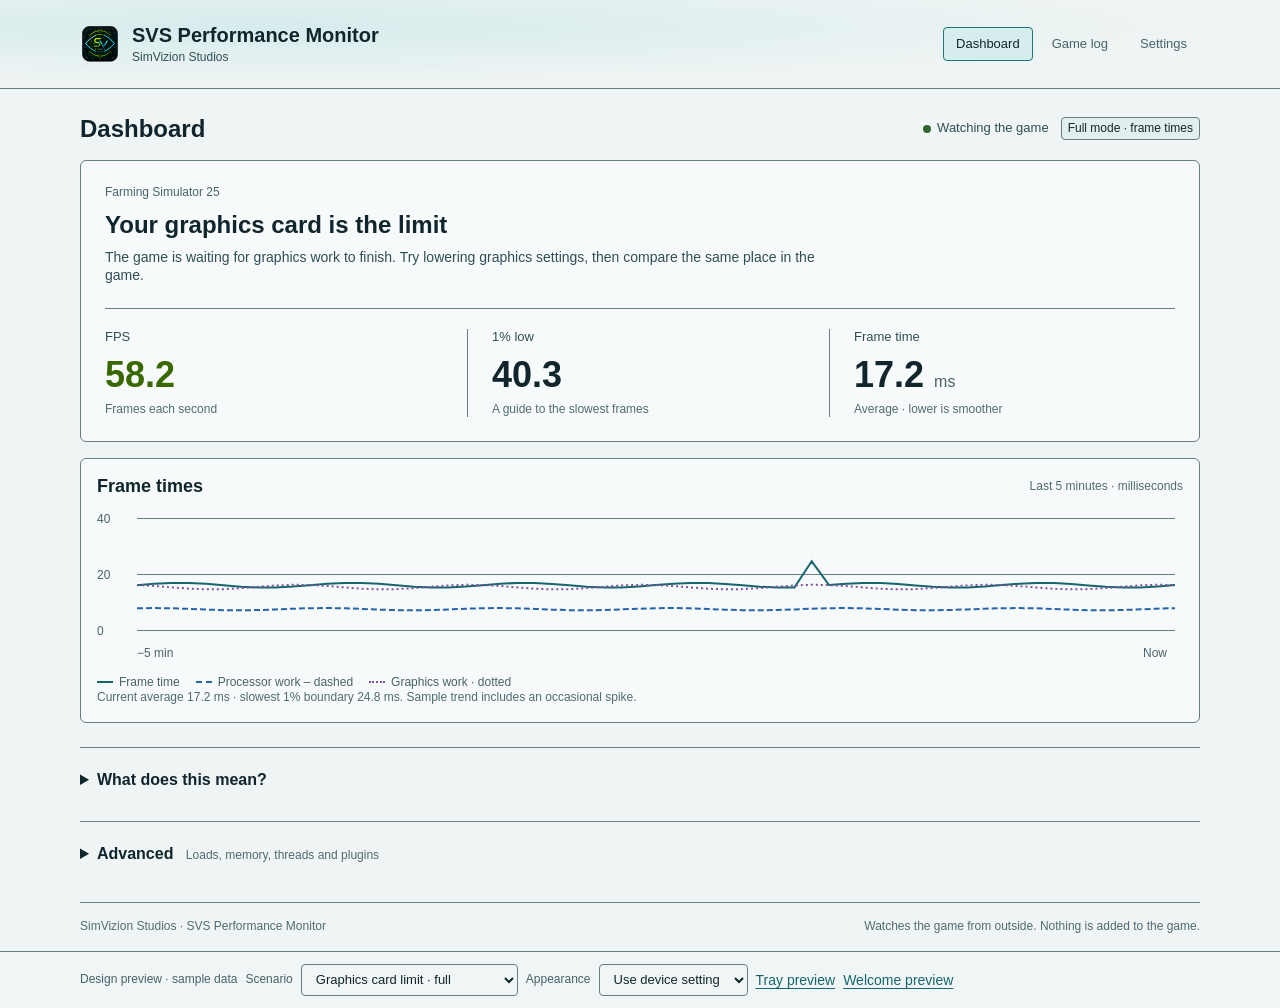
<file: design/dashboard.html>
<!doctype html>
<html lang="en"><head><meta charset="utf-8"><meta name="viewport" content="width=device-width,initial-scale=1,viewport-fit=cover"><meta name="color-scheme" content="dark light"><title>SVS Performance Monitor · Dashboard</title><link rel="icon" href="brand/logo-64.png" type="image/svg+xml"><link rel="stylesheet" href="styles.css"><script defer src="fixtures.js"></script><script defer src="app.js"></script></head>
<body class="" data-page="dashboard"><a class="skip" href="#main">Skip to content</a>
<header class="masthead"><div class="wrap header-inner"><a class="identity" href="dashboard.html"><img src="brand/logo-64.png" alt="" width="40" height="40"><div><div class="product">SVS Performance Monitor</div><div class="studio">SimVizion Studios</div></div></a><nav aria-label="Main navigation"><a href="dashboard.html" aria-current="page">Dashboard</a><a href="log.html">Game log</a><a href="settings.html">Settings</a></nav></div></header>
<main id="main" class="wrap ">
<div class="page-title"><h1>Dashboard</h1><div class="row"><span class="status" id="game-status"></span><span class="tag" id="mode"></span></div></div>
<section class="verdict" aria-labelledby="verdict"><div class="eyebrow">Farming Simulator 25</div><h2 id="verdict"></h2><p id="reason"></p>
<div class="metrics"><div class="metric"><div class="metric-label">FPS</div><div class="metric-value" id="fps"></div><div class="meta">Frames each second</div></div><div class="metric"><div class="metric-label">1% low</div><div class="metric-value" id="low"></div><div class="meta">A guide to the slowest frames</div></div><div class="metric"><div class="metric-label">Frame time</div><div class="metric-value" id="ft"></div><div class="meta">Average · lower is smoother</div></div></div></section>
<div id="frame-banner" class="banner" style="margin-top:16px" hidden></div>
<section class="card trend" id="trend"><div class="row between"><h2>Frame times</h2><span class="meta">Last 5 minutes · milliseconds</span></div><div id="frame-chart"></div><div class="legend"><span>Frame time</span><span class="cpu">Processor work – dashed</span><span class="gpu">Graphics work · dotted</span></div><p class="meta" id="trend-summary"></p></section>
<details class="small"><summary>What does this mean?</summary><p>FPS counts frames each second. Higher usually feels smoother. Frame time is how long each frame takes; lower is better. The 1% low helps you spot uneven performance even when the average FPS looks good.</p><p style="margin-top:8px">The verdict is a guide for this moment. A frame rate cap, a menu or loading can change it. Compare the same place in the game when testing a change.</p></details>
<details id="advanced"><summary>Advanced <span class="meta">Loads, memory, threads and plugins</span></summary><div class="advanced-grid">
<section class="card panel span-all"><div class="row between"><h2>Loads and memory</h2><span class="meta" id="process"></span></div><div class="readout" id="loads"></div></section>
<section class="card panel span-all"><div class="row between"><h2>Load over time</h2><span class="meta">Last 5 minutes · percent</span></div><div id="load-chart"></div><div class="legend"><span class="cpu">Main thread busy – dashed</span><span class="gpu">GPU 3D · dotted</span></div></section>
<section class="card panel span-all"><h2>Per-frame detail</h2><div class="readout" id="frame-details"></div><p class="meta" id="capture-note" style="margin-top:12px"></p></section>
<section class="card panel"><h2 class="section-head">Main thread: where the time goes</h2><table><thead><tr><th scope="col">Module / kind</th><th scope="col" class="numeric">Share / samples</th></tr></thead><tbody id="modules"></tbody></table><p class="meta" id="sampling" style="margin-top:12px"></p><p class="small" style="margin-top:8px">A plugin’s share counts its own code. Game code it calls counts as the game. Lua mods also count as the game. These shares are not the total cost of a plugin.</p></section>
<section class="card panel"><h2 class="section-head">Busiest game threads</h2><table><thead><tr><th scope="col">Thread ID</th><th scope="col" class="numeric">Busy · one core</th></tr></thead><tbody id="threads"></tbody></table></section>
<section class="card panel span-all"><div class="row between"><h2>FSPluginHost plugins</h2><a href="log.html">Open game log →</a></div><p class="small" id="host" style="margin-top:8px"></p><p class="meta" id="host-written" style="margin-top:4px"></p><div class="plugin-list" id="plugins"></div><p class="small" id="services" style="margin-top:12px"></p></section>
<section class="card panel span-all"><h2 class="section-head">Diagnostics</h2><p class="small mono" id="diagnostics"></p></section>
</div></details>
</main>
<footer class="wrap footer"><span>SimVizion Studios · SVS Performance Monitor</span><span>Watches the game from outside. Nothing is added to the game.</span></footer>
<aside class="preview" aria-label="Design preview controls"><div class="wrap row"><span class="caption">Design preview · sample data</span><label for="scenario">Scenario</label><select id="scenario"><option value="gpu">Graphics card limit · full</option><option value="cpu">Processor limit · full</option><option value="waiting">Waiting for the game</option><option value="setup">Frame times not set up · basic</option><option value="basic">Frame times off · basic</option><option value="neither">Neither is the limit</option><option value="both">Both near the limit</option><option value="mixed">Mixed loads · basic</option><option value="unknown">Load unavailable · basic</option><option value="starting">Starting frame capture</option><option value="no-frames">No frames yet</option><option value="missing">Frame tool missing</option><option value="error">Capture error</option><option value="exited">Capture stopped</option><option value="disconnected">Connection lost</option><option value="no-host">No plugins installed</option><option value="sampling-off">Sampling off</option></select><label for="theme">Appearance</label><select id="theme"><option value="system">Use device setting</option><option value="dark">Dark</option><option value="light">Light (proposed)</option></select><a href="tray.html">Tray preview</a><a href="welcome.html">Welcome preview</a></div></aside>
<div class="toast" id="toast" role="status" hidden><button aria-label="Dismiss message" id="dismiss">×</button><span id="toast-text"></span></div></body></html>
</file>
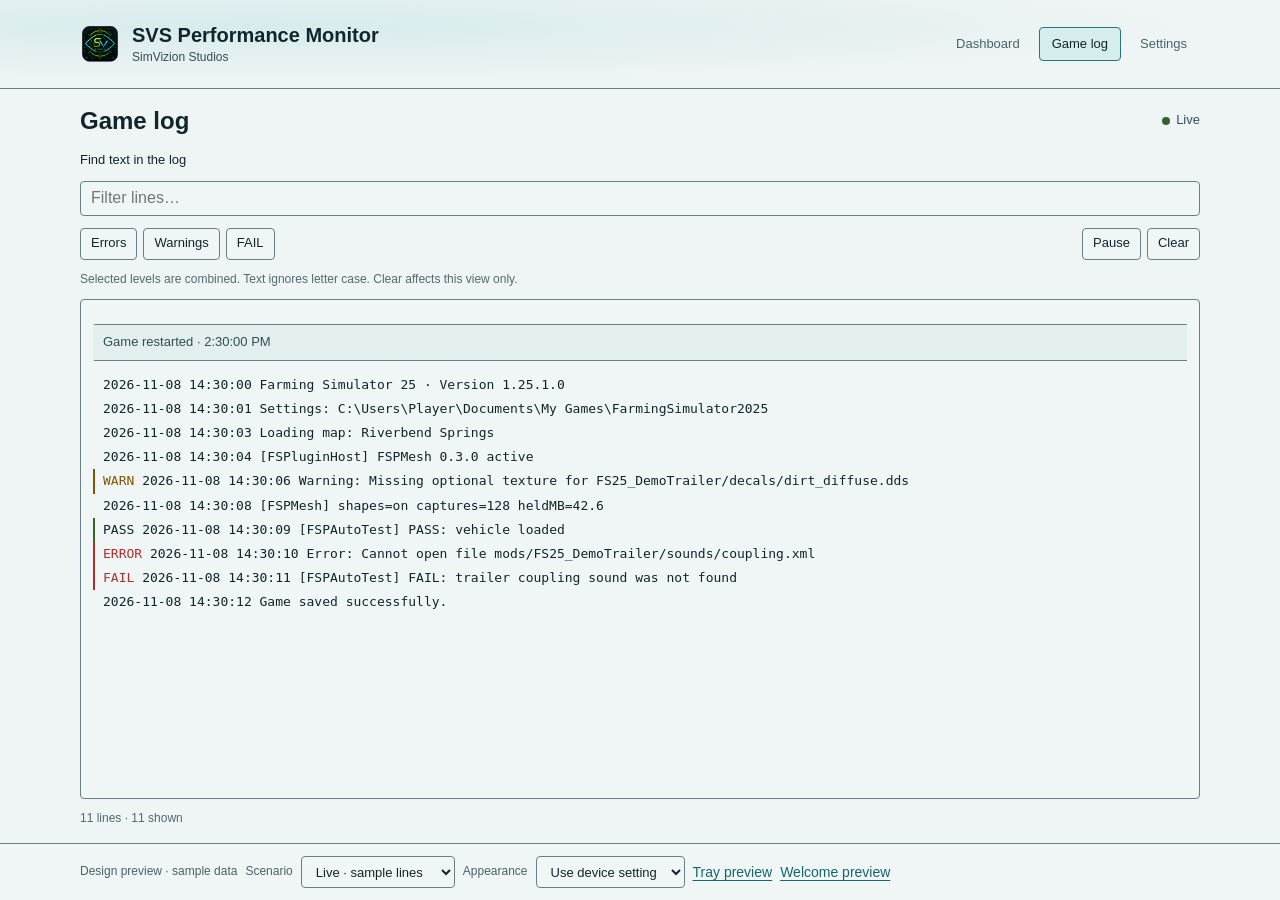
<file: design/log.html>
<!doctype html>
<html lang="en"><head><meta charset="utf-8"><meta name="viewport" content="width=device-width,initial-scale=1,viewport-fit=cover"><meta name="color-scheme" content="dark light"><title>SVS Performance Monitor · Game log</title><link rel="icon" href="brand/logo-64.png" type="image/svg+xml"><link rel="stylesheet" href="styles.css"><script defer src="fixtures.js"></script><script defer src="app.js"></script></head>
<body class="log-page" data-page="log"><a class="skip" href="#main">Skip to content</a>
<header class="masthead"><div class="wrap header-inner"><a class="identity" href="dashboard.html"><img src="brand/logo-64.png" alt="" width="40" height="40"><div><div class="product">SVS Performance Monitor</div><div class="studio">SimVizion Studios</div></div></a><nav aria-label="Main navigation"><a href="dashboard.html">Dashboard</a><a href="log.html" aria-current="page">Game log</a><a href="settings.html">Settings</a></nav></div></header>
<main id="main" class="wrap "><div class="page-title"><h1>Game log</h1><span class="status" id="log-status" role="status"></span></div><div class="log-tools"><label for="filter" class="small">Find text in the log</label><input id="filter" type="search" placeholder="Filter lines…" autocomplete="off" autocapitalize="off" spellcheck="false"><div class="row between"><div class="filters"><button id="bErr" aria-pressed="false">Errors</button><button id="bWarn" aria-pressed="false">Warnings</button><button id="bFail" aria-pressed="false">FAIL</button></div><div class="actions"><button id="pause" aria-pressed="false">Pause</button><button id="clear">Clear</button></div></div><p class="meta">Selected levels are combined. Text ignores letter case. Clear affects this view only.</p></div><div class="log-viewport" id="log" role="region" aria-label="Game log lines" tabindex="0"></div><div class="log-bottom"><span class="meta" id="log-count"></span><button class="primary" id="jump" hidden>Jump to live ↓</button></div></main>

<aside class="preview" aria-label="Design preview controls"><div class="wrap row"><span class="caption">Design preview · sample data</span><label for="log-state">Scenario</label><select id="log-state"><option value="live">Live · sample lines</option><option value="paused">Paused</option><option value="scrolled">Reading older lines</option><option value="reconnecting">Reconnecting</option><option value="waiting">Waiting for lines</option><option value="restart">Game restarted</option><option value="gap">Lines were missed</option></select><label for="theme">Appearance</label><select id="theme"><option value="system">Use device setting</option><option value="dark">Dark</option><option value="light">Light (proposed)</option></select><a href="tray.html">Tray preview</a><a href="welcome.html">Welcome preview</a></div></aside>
<div class="toast" id="toast" role="status" hidden><button aria-label="Dismiss message" id="dismiss">×</button><span id="toast-text"></span></div></body></html>
</file>
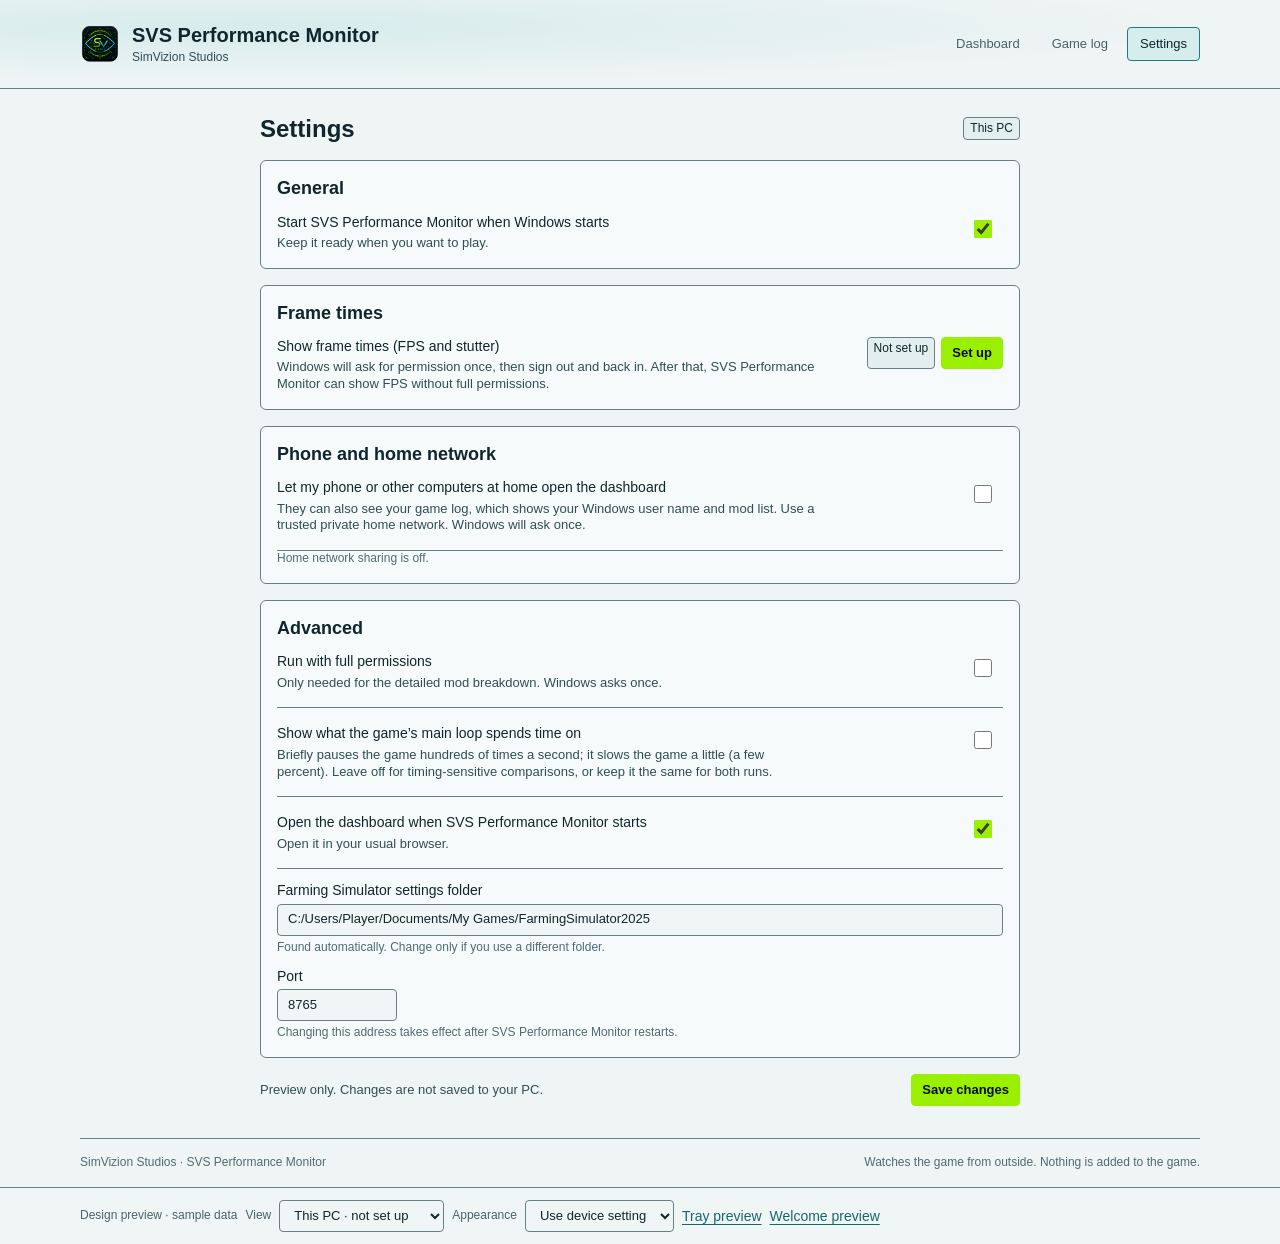
<file: design/settings.html>
<!doctype html>
<html lang="en"><head><meta charset="utf-8"><meta name="viewport" content="width=device-width,initial-scale=1,viewport-fit=cover"><meta name="color-scheme" content="dark light"><title>SVS Performance Monitor · Settings</title><link rel="icon" href="brand/logo-64.png" type="image/svg+xml"><link rel="stylesheet" href="styles.css"><script defer src="fixtures.js"></script><script defer src="app.js"></script></head>
<body class="" data-page="settings"><a class="skip" href="#main">Skip to content</a>
<header class="masthead"><div class="wrap header-inner"><a class="identity" href="dashboard.html"><img src="brand/logo-64.png" alt="" width="40" height="40"><div><div class="product">SVS Performance Monitor</div><div class="studio">SimVizion Studios</div></div></a><nav aria-label="Main navigation"><a href="dashboard.html">Dashboard</a><a href="log.html">Game log</a><a href="settings.html" aria-current="page">Settings</a></nav></div></header>
<main id="main" class="wrap form-page"><div class="page-title"><h1>Settings</h1><span class="tag" id="settings-origin">This PC</span></div><div id="settings-notice" role="status" class="banner" hidden></div><form id="settings-form" class="stack"><section class="card"><h2>General</h2><div class="setting"><div><div class="setting-title">Start SVS Performance Monitor when Windows starts</div><p>Keep it ready when you want to play.</p></div><label class="check-target" title="Start SVS Performance Monitor when Windows starts"><input id="startup" type="checkbox" aria-label="Start SVS Performance Monitor when Windows starts" checked></label></div></section><section class="card" id="frame-times"><h2>Frame times</h2><div class="setting"><div><div class="setting-title">Show frame times (FPS and stutter)</div><p>Windows will ask for permission once, then sign out and back in. After that, SVS Performance Monitor can show FPS without full permissions.</p></div><div class="actions"><span class="tag" id="setup-status">Not set up</span><button type="button" class="primary" id="setup">Set up</button></div></div></section><section class="card"><h2>Phone and home network</h2><div class="setting"><div><div class="setting-title">Let my phone or other computers at home open the dashboard</div><p>They can also see your game log, which shows your Windows user name and mod list. Use a trusted private home network. Windows will ask once.</p></div><label class="check-target" title="Let my phone or other computers at home open the dashboard"><input id="lan" type="checkbox" aria-label="Let my phone or other computers at home open the dashboard"></label></div><p class="meta" id="network-address">Home network sharing is off.</p></section><section class="card"><h2>Advanced</h2><div class="setting"><div><div class="setting-title">Run with full permissions</div><p>Only needed for the detailed mod breakdown. Windows asks once.</p></div><label class="check-target" title="Run with full permissions"><input id="elevated" type="checkbox" aria-label="Run with full permissions"></label></div><div class="setting"><div><div class="setting-title">Show what the game’s main loop spends time on</div><p>Briefly pauses the game hundreds of times a second; it slows the game a little (a few percent). Leave off for timing-sensitive comparisons, or keep it the same for both runs.</p></div><label class="check-target" title="Show what the game’s main loop spends time on"><input id="sampling-enabled" type="checkbox" aria-label="Show what the game’s main loop spends time on"></label></div><div class="setting"><div><div class="setting-title">Open the dashboard when SVS Performance Monitor starts</div><p>Open it in your usual browser.</p></div><label class="check-target" title="Open the dashboard when SVS Performance Monitor starts"><input id="open-browser" type="checkbox" aria-label="Open the dashboard when SVS Performance Monitor starts" checked></label></div><div class="field"><label for="profile">Farming Simulator settings folder</label><input id="profile" type="text" value="C:/Users/Player/Documents/My Games/FarmingSimulator2025" spellcheck="false"><span class="meta">Found automatically. Change only if you use a different folder.</span></div><div class="field"><label for="port">Port</label><input id="port" type="number" min="1" max="65535" value="8765" aria-describedby="port-help port-error"><span id="port-help" class="meta">Changing this address takes effect after SVS Performance Monitor restarts.</span><span id="port-error" class="field-error" hidden>⚠ Enter a whole number from 1 to 65535.</span></div></section><div class="row between"><p id="save-note" class="small">Preview only. Changes are not saved to your PC.</p><button class="primary" type="submit" id="save">Save changes</button></div></form></main>
<footer class="wrap footer"><span>SimVizion Studios · SVS Performance Monitor</span><span>Watches the game from outside. Nothing is added to the game.</span></footer>
<aside class="preview" aria-label="Design preview controls"><div class="wrap row"><span class="caption">Design preview · sample data</span><label for="settings-state">View</label><select id="settings-state"><option value="pc">This PC · not set up</option><option value="phone">Phone · read-only</option><option value="ready">Frame times ready</option><option value="signout">Sign out needed</option><option value="cancelled">Permission cancelled</option><option value="failure">Setup failed</option></select><label for="theme">Appearance</label><select id="theme"><option value="system">Use device setting</option><option value="dark">Dark</option><option value="light">Light (proposed)</option></select><a href="tray.html">Tray preview</a><a href="welcome.html">Welcome preview</a></div></aside>
<div class="toast" id="toast" role="status" hidden><button aria-label="Dismiss message" id="dismiss">×</button><span id="toast-text"></span></div></body></html>
</file>
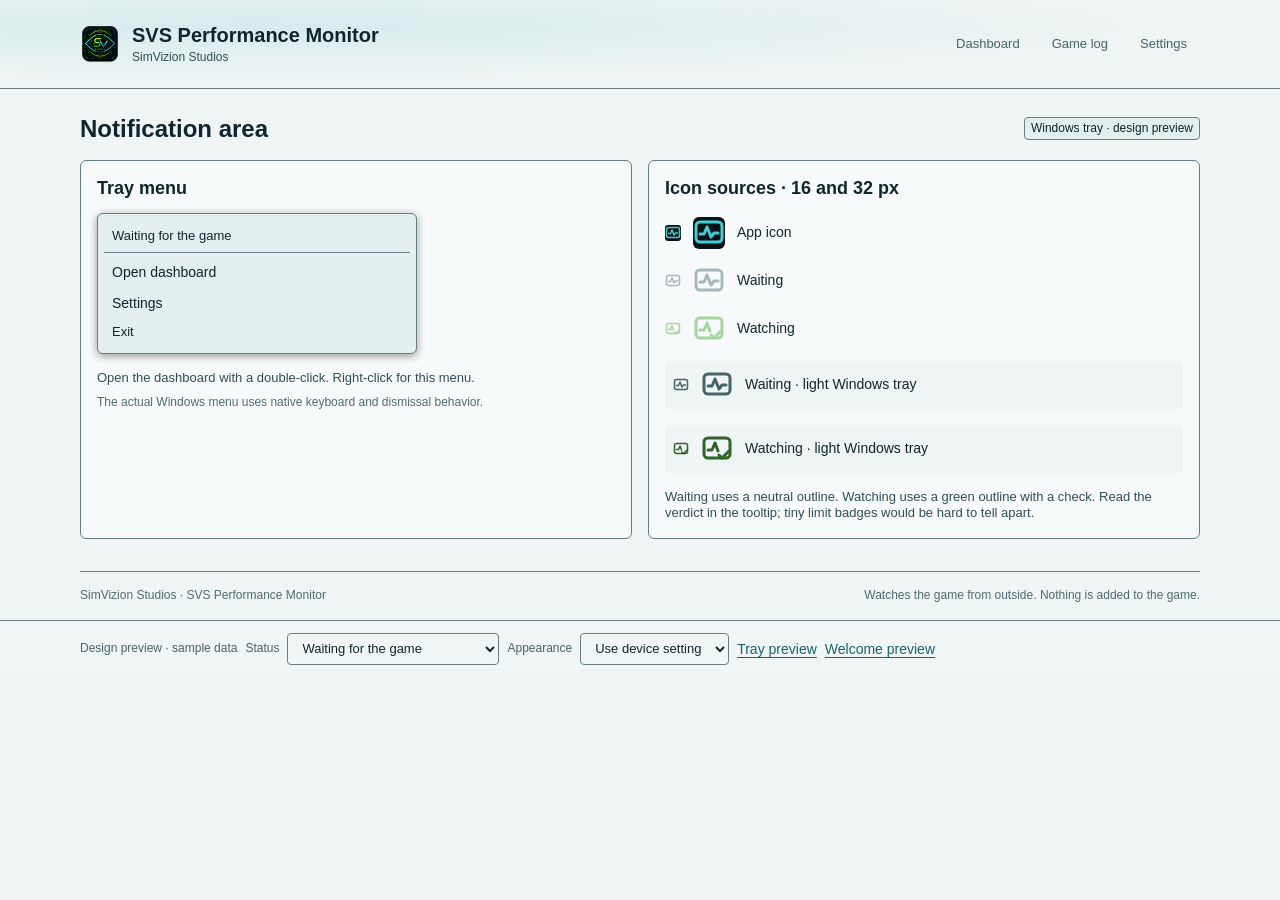
<file: design/tray.html>
<!doctype html>
<html lang="en"><head><meta charset="utf-8"><meta name="viewport" content="width=device-width,initial-scale=1,viewport-fit=cover"><meta name="color-scheme" content="dark light"><title>SVS Performance Monitor · Tray and icons</title><link rel="icon" href="brand/logo-64.png" type="image/svg+xml"><link rel="stylesheet" href="styles.css"><script defer src="fixtures.js"></script><script defer src="app.js"></script></head>
<body class="" data-page="tray"><a class="skip" href="#main">Skip to content</a>
<header class="masthead"><div class="wrap header-inner"><a class="identity" href="dashboard.html"><img src="brand/logo-64.png" alt="" width="40" height="40"><div><div class="product">SVS Performance Monitor</div><div class="studio">SimVizion Studios</div></div></a><nav aria-label="Main navigation"><a href="dashboard.html">Dashboard</a><a href="log.html">Game log</a><a href="settings.html">Settings</a></nav></div></header>
<main id="main" class="wrap "><div class="page-title"><h1>Notification area</h1><span class="tag">Windows tray · design preview</span></div><div class="advanced-grid"><section class="card"><h2 class="section-head">Tray menu</h2><div class="tray-menu" aria-label="Tray menu preview"><div class="status-line" id="tray-status">Waiting for the game</div><a href="dashboard.html">Open dashboard</a><a href="settings.html">Settings</a><button id="exit">Exit</button></div><p class="small" style="margin-top:16px">Open the dashboard with a double-click. Right-click for this menu.</p><p class="meta" style="margin-top:8px">The actual Windows menu uses native keyboard and dismissal behavior.</p></section><section class="card"><h2>Icon sources · 16 and 32 px</h2><div id="icon-gallery"></div><p class="small">Waiting uses a neutral outline. Watching uses a green outline with a check. Read the verdict in the tooltip; tiny limit badges would be hard to tell apart.</p></section></div></main>
<footer class="wrap footer"><span>SimVizion Studios · SVS Performance Monitor</span><span>Watches the game from outside. Nothing is added to the game.</span></footer>
<aside class="preview" aria-label="Design preview controls"><div class="wrap row"><span class="caption">Design preview · sample data</span><label for="tray-state">Status</label><select id="tray-state"><option value="waiting">Waiting for the game</option><option value="watching">Watching the game</option><option value="cpu">Your processor is the limit</option><option value="gpu">Your graphics card is the limit</option></select><label for="theme">Appearance</label><select id="theme"><option value="system">Use device setting</option><option value="dark">Dark</option><option value="light">Light (proposed)</option></select><a href="tray.html">Tray preview</a><a href="welcome.html">Welcome preview</a></div></aside>
<div class="toast" id="toast" role="status" hidden><button aria-label="Dismiss message" id="dismiss">×</button><span id="toast-text"></span></div></body></html>
</file>
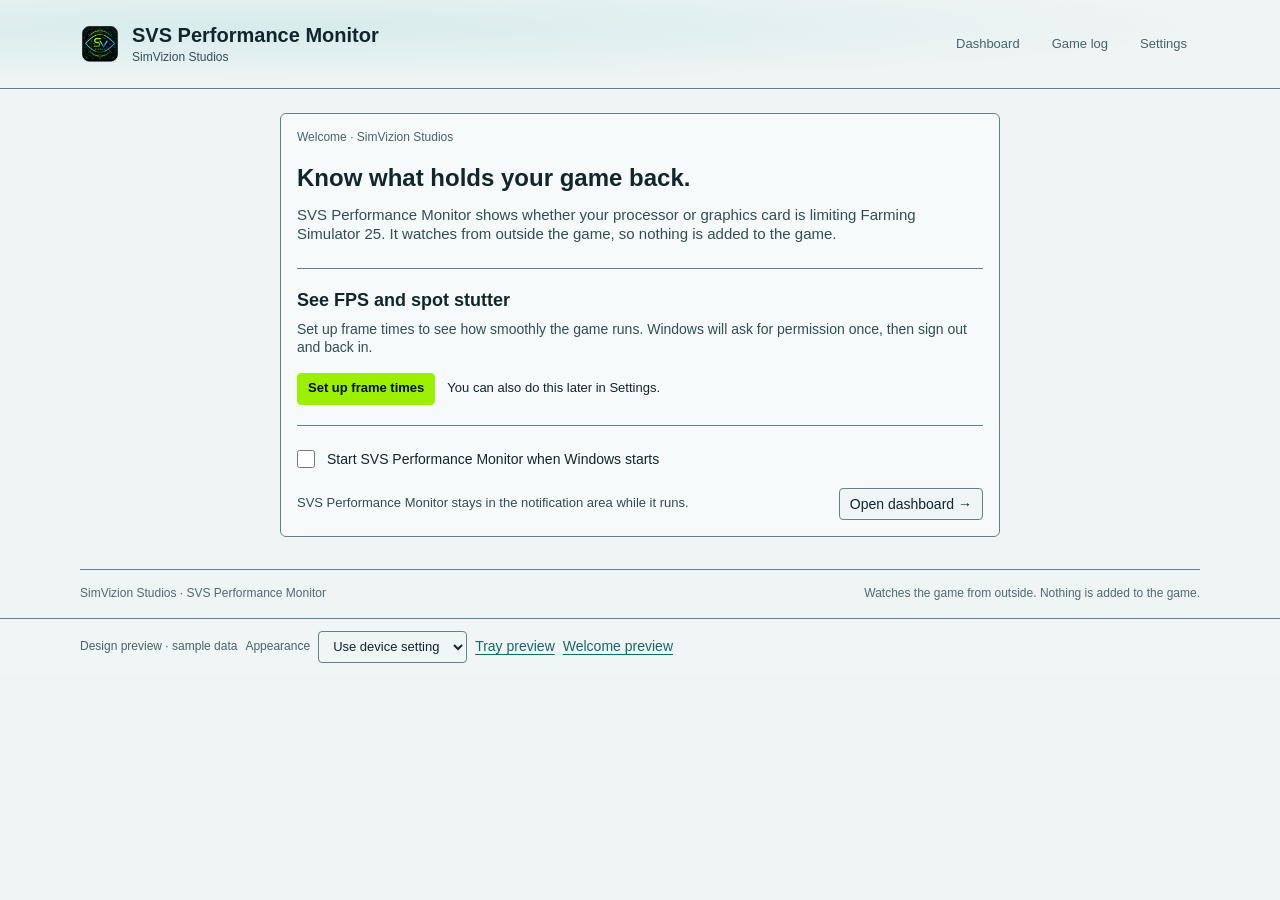
<file: design/welcome.html>
<!doctype html>
<html lang="en"><head><meta charset="utf-8"><meta name="viewport" content="width=device-width,initial-scale=1,viewport-fit=cover"><meta name="color-scheme" content="dark light"><title>SVS Performance Monitor · Welcome</title><link rel="icon" href="brand/logo-64.png" type="image/svg+xml"><link rel="stylesheet" href="styles.css"><script defer src="fixtures.js"></script><script defer src="app.js"></script></head>
<body class="" data-page="welcome"><a class="skip" href="#main">Skip to content</a>
<header class="masthead"><div class="wrap header-inner"><a class="identity" href="dashboard.html"><img src="brand/logo-64.png" alt="" width="40" height="40"><div><div class="product">SVS Performance Monitor</div><div class="studio">SimVizion Studios</div></div></a><nav aria-label="Main navigation"><a href="dashboard.html">Dashboard</a><a href="log.html">Game log</a><a href="settings.html">Settings</a></nav></div></header>
<main id="main" class="wrap welcome"><section class="card"><div class="eyebrow">Welcome · SimVizion Studios</div><h1>Know what holds your game back.</h1><p class="welcome-intro">SVS Performance Monitor shows whether your processor or graphics card is limiting Farming Simulator 25. It watches from outside the game, so nothing is added to the game.</p><div class="feature"><h2>See FPS and spot stutter</h2><p>Set up frame times to see how smoothly the game runs. Windows will ask for permission once, then sign out and back in.</p><div class="row"><button class="primary" id="welcome-setup">Set up frame times</button><span class="small" id="welcome-status" role="status">You can also do this later in Settings.</span></div></div><label class="choice"><input type="checkbox" id="welcome-startup">Start SVS Performance Monitor when Windows starts</label><div class="row between"><p class="small">SVS Performance Monitor stays in the notification area while it runs.</p><a class="button" href="dashboard.html?state=waiting">Open dashboard →</a></div></section></main>
<footer class="wrap footer"><span>SimVizion Studios · SVS Performance Monitor</span><span>Watches the game from outside. Nothing is added to the game.</span></footer>
<aside class="preview" aria-label="Design preview controls"><div class="wrap row"><span class="caption">Design preview · sample data</span><label for="theme">Appearance</label><select id="theme"><option value="system">Use device setting</option><option value="dark">Dark</option><option value="light">Light (proposed)</option></select><a href="tray.html">Tray preview</a><a href="welcome.html">Welcome preview</a></div></aside>
<div class="toast" id="toast" role="status" hidden><button aria-label="Dismiss message" id="dismiss">×</button><span id="toast-text"></span></div></body></html>
</file>
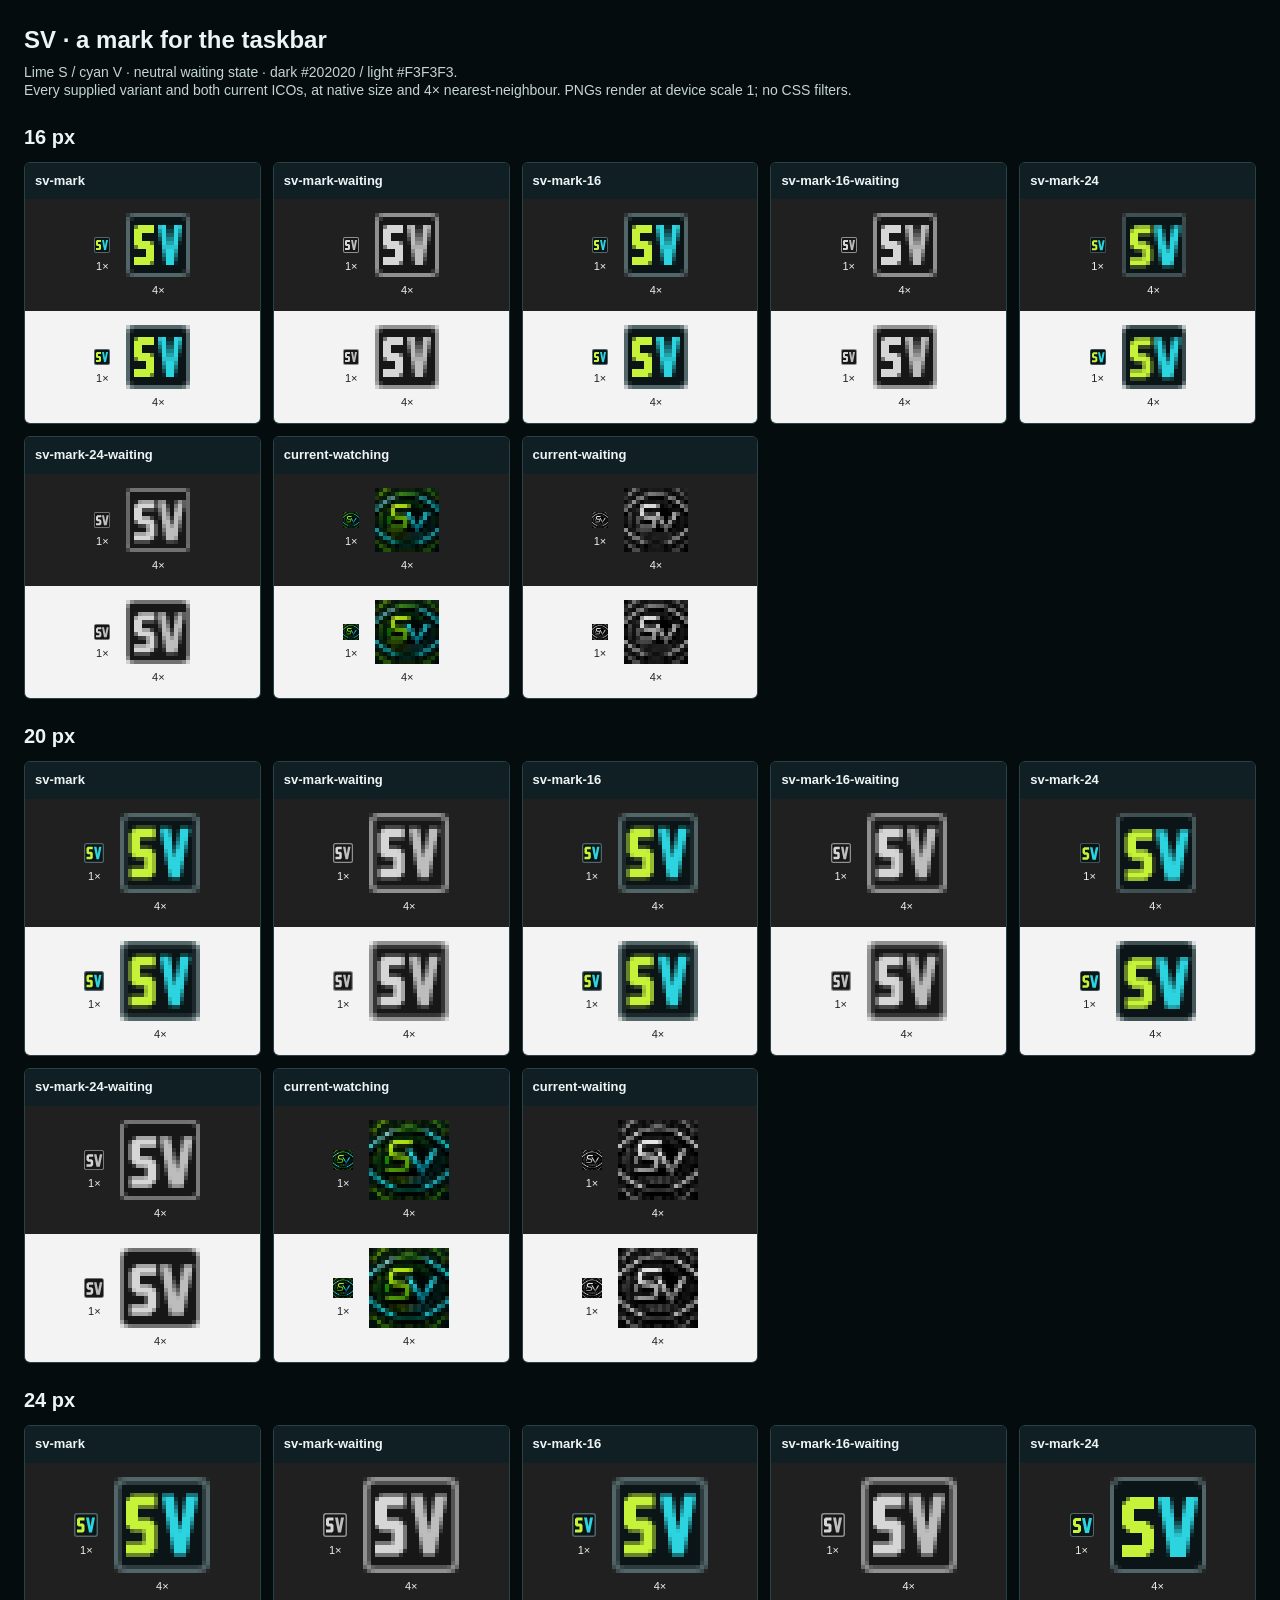
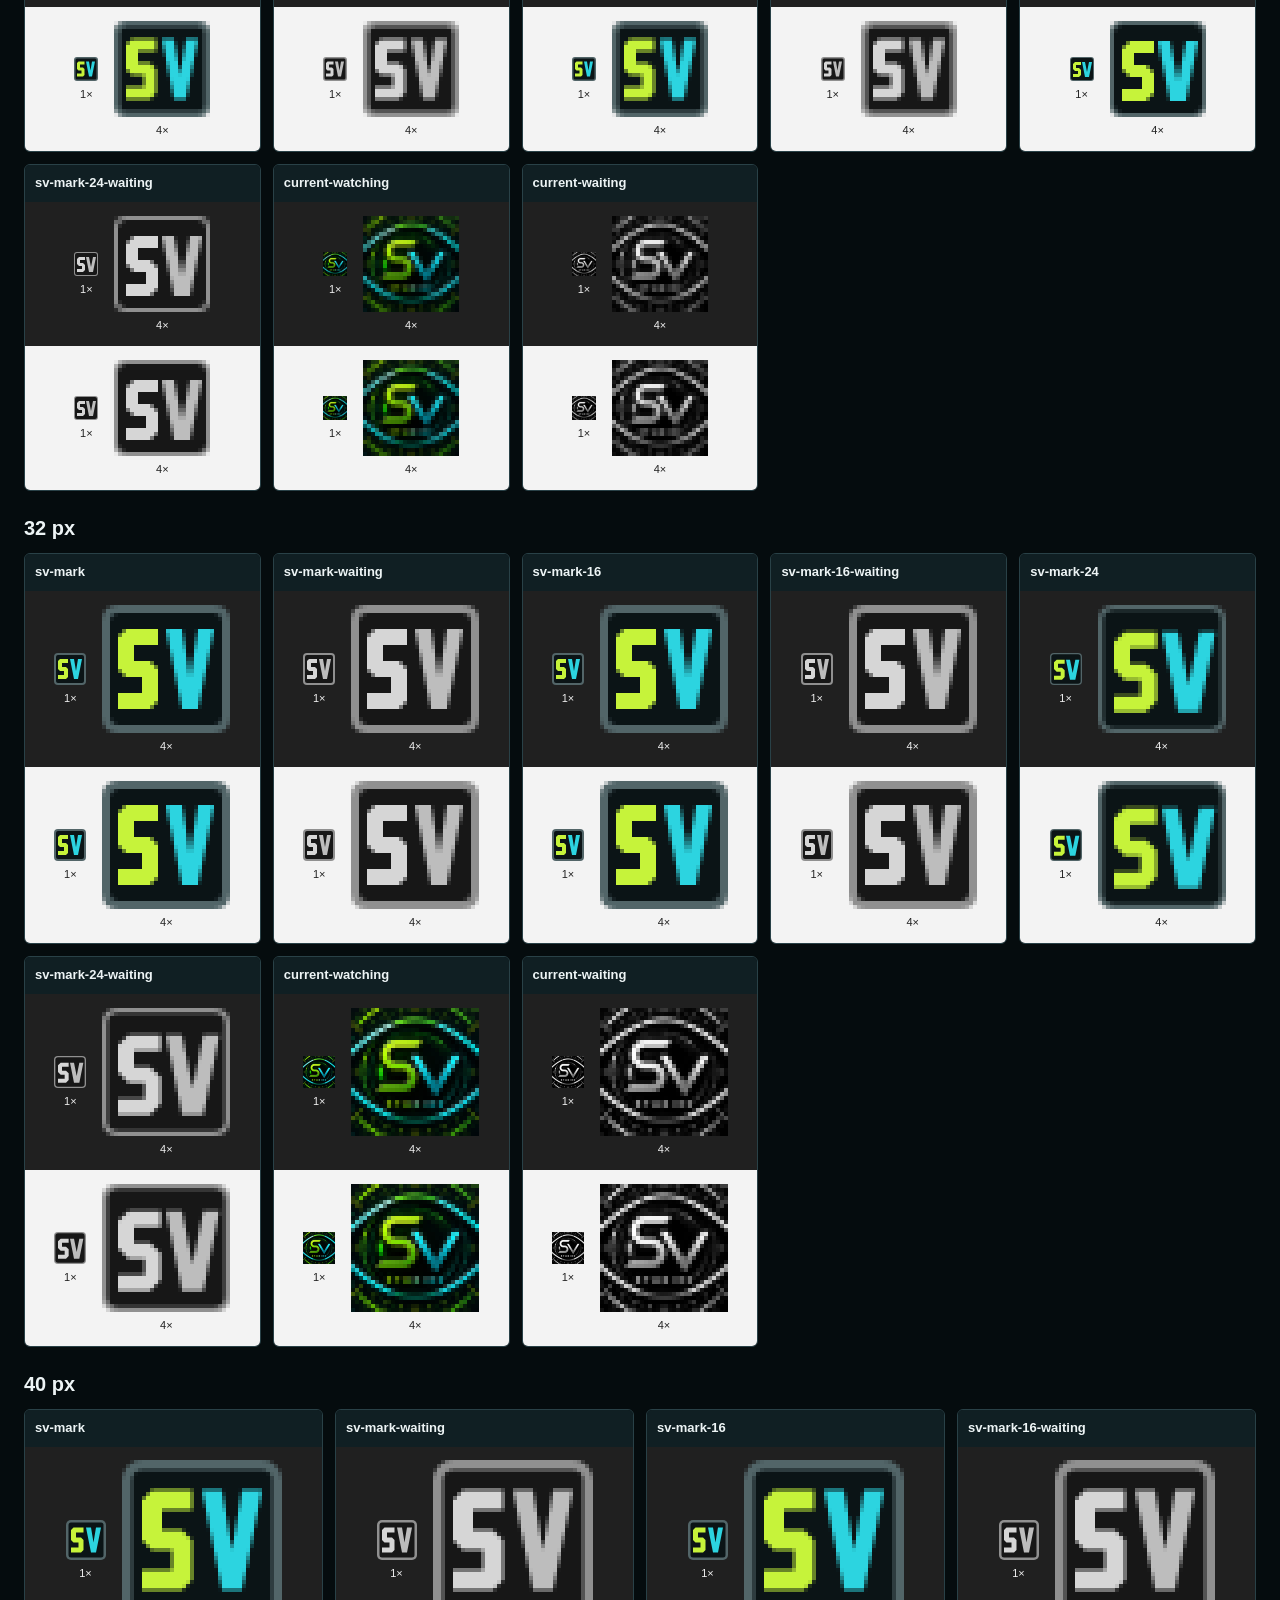
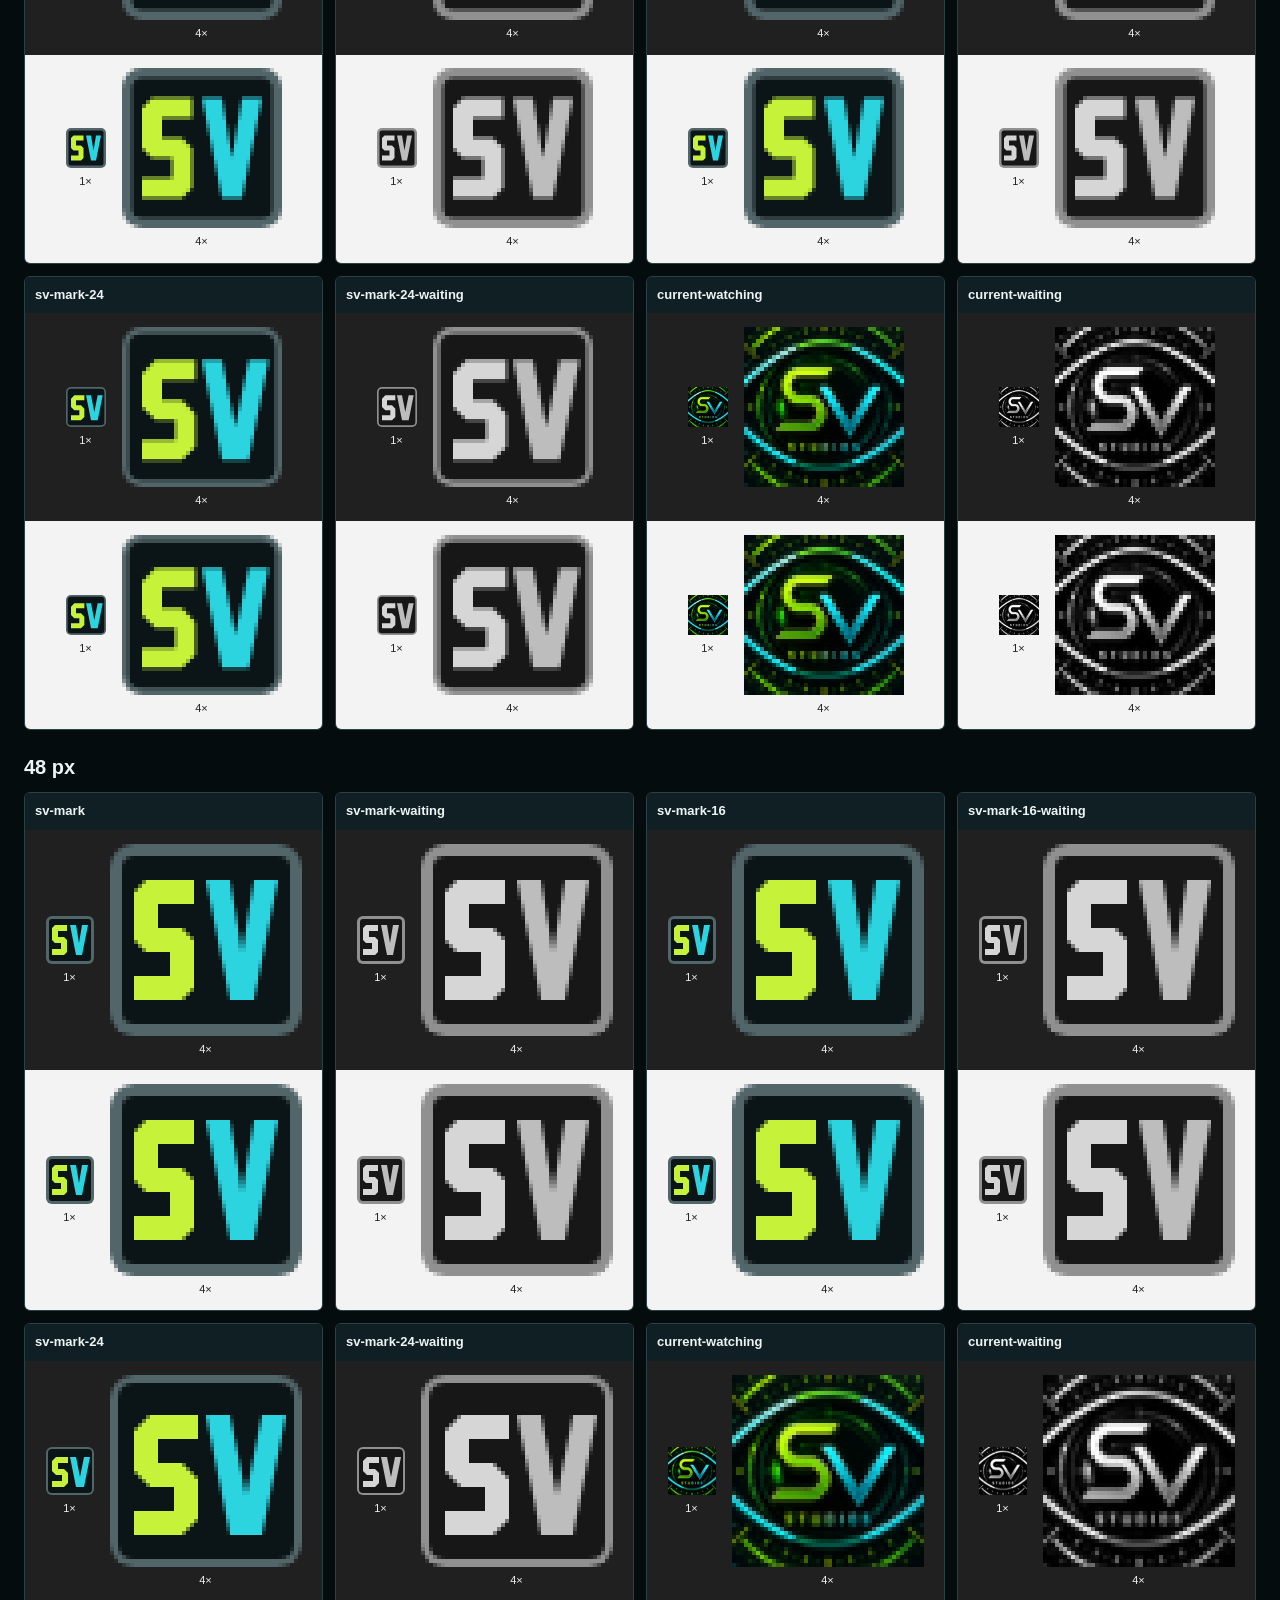
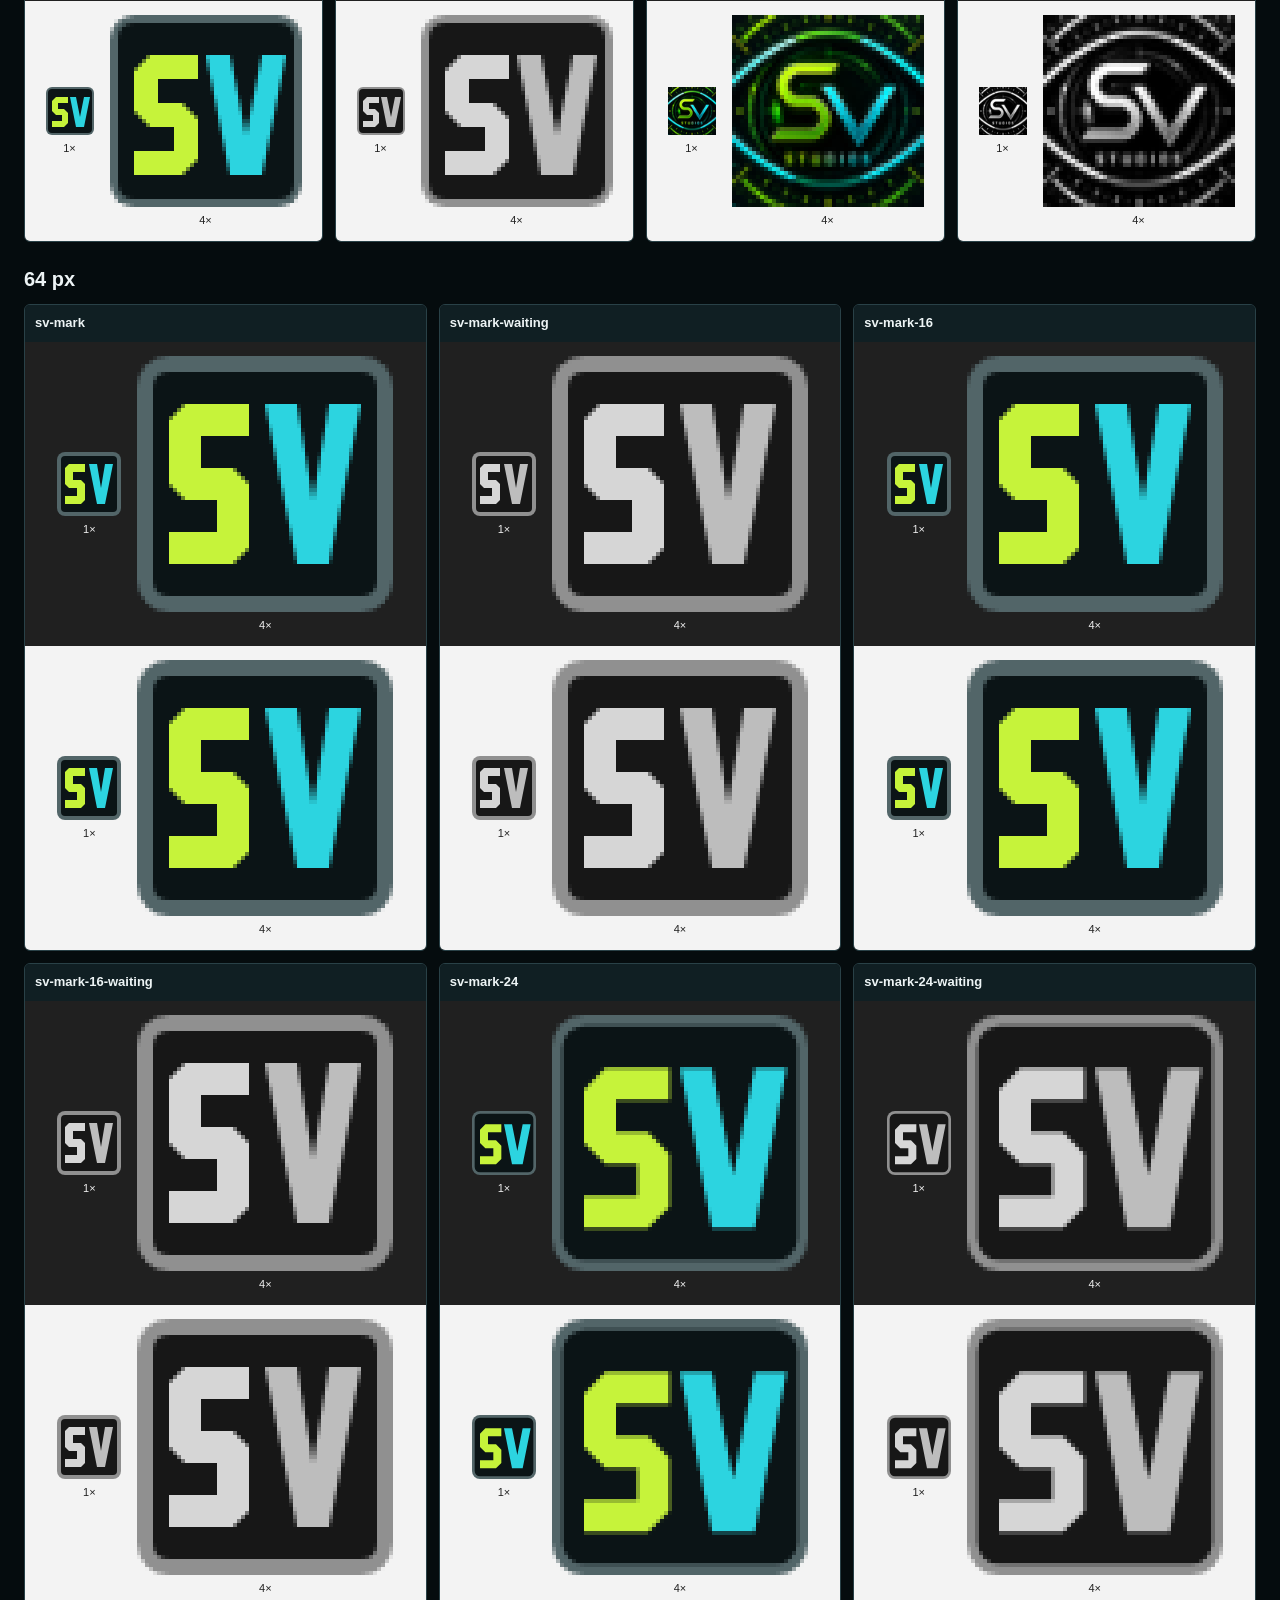
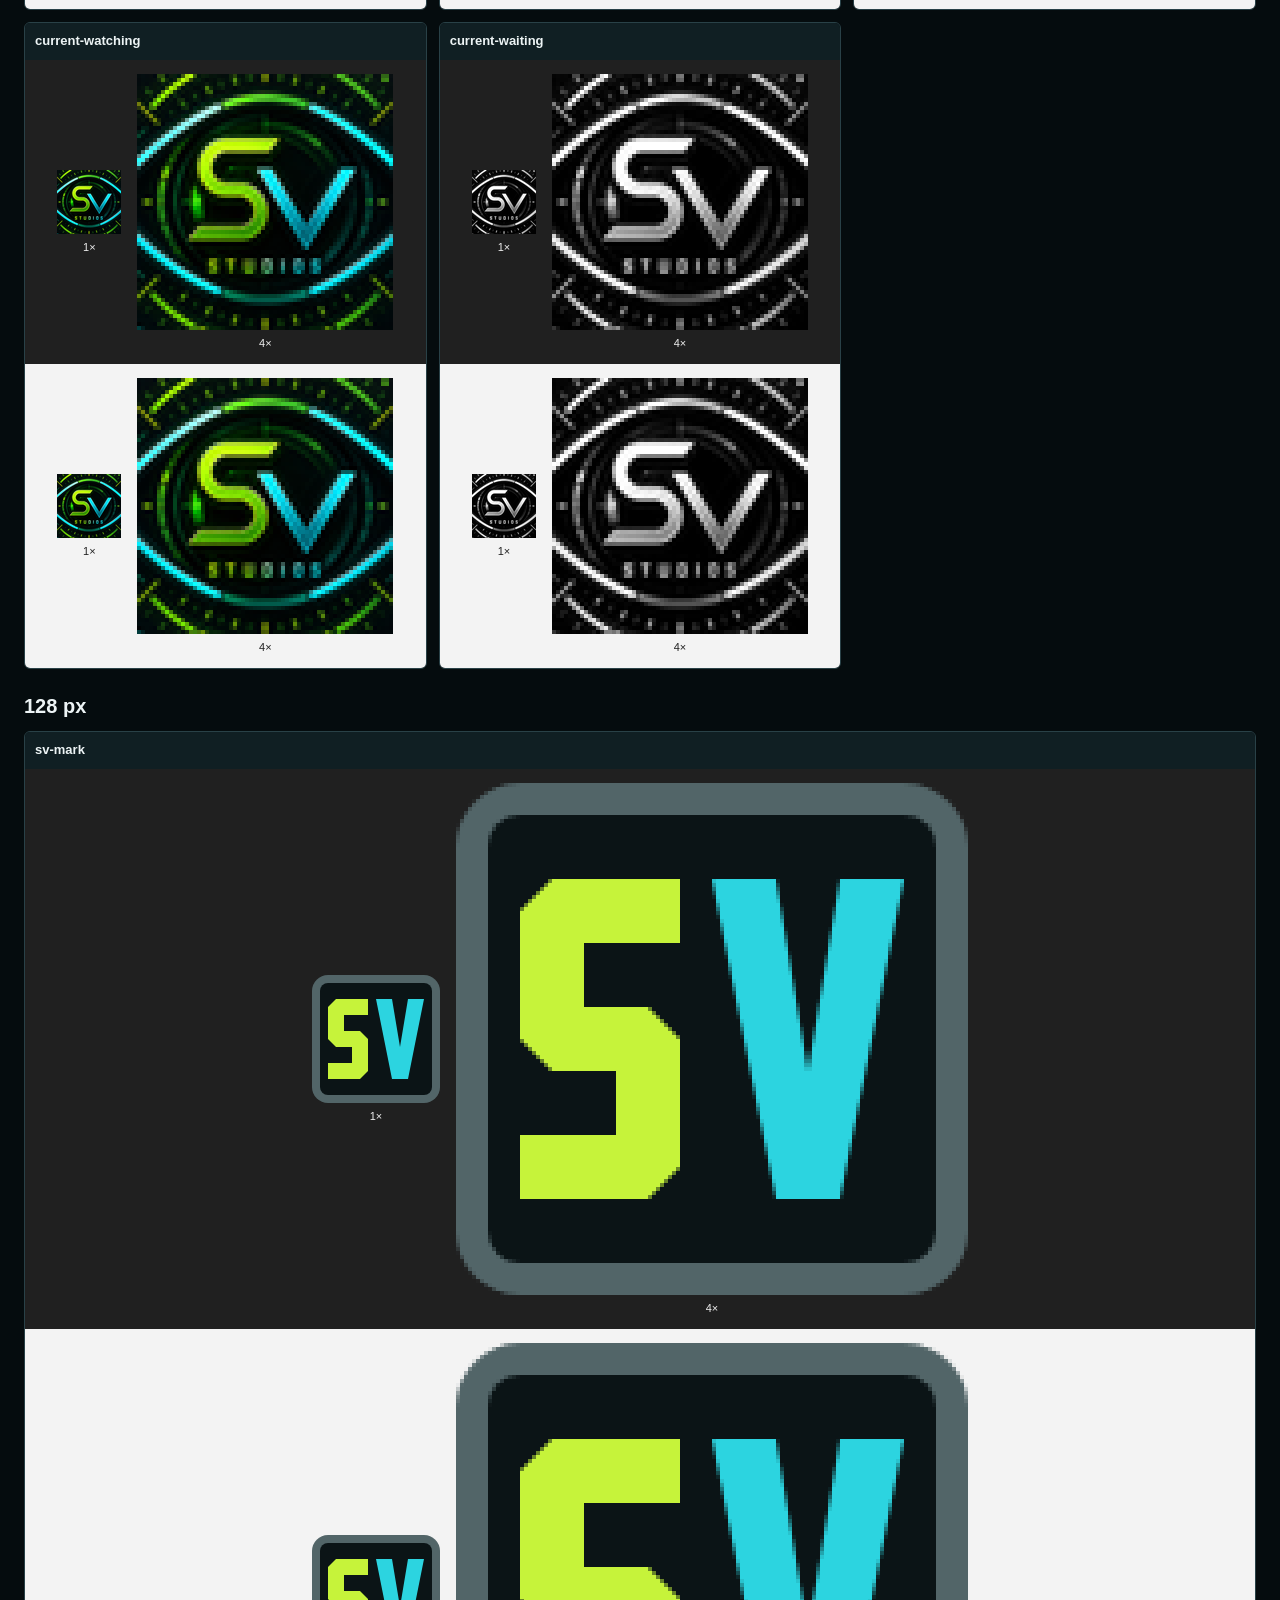
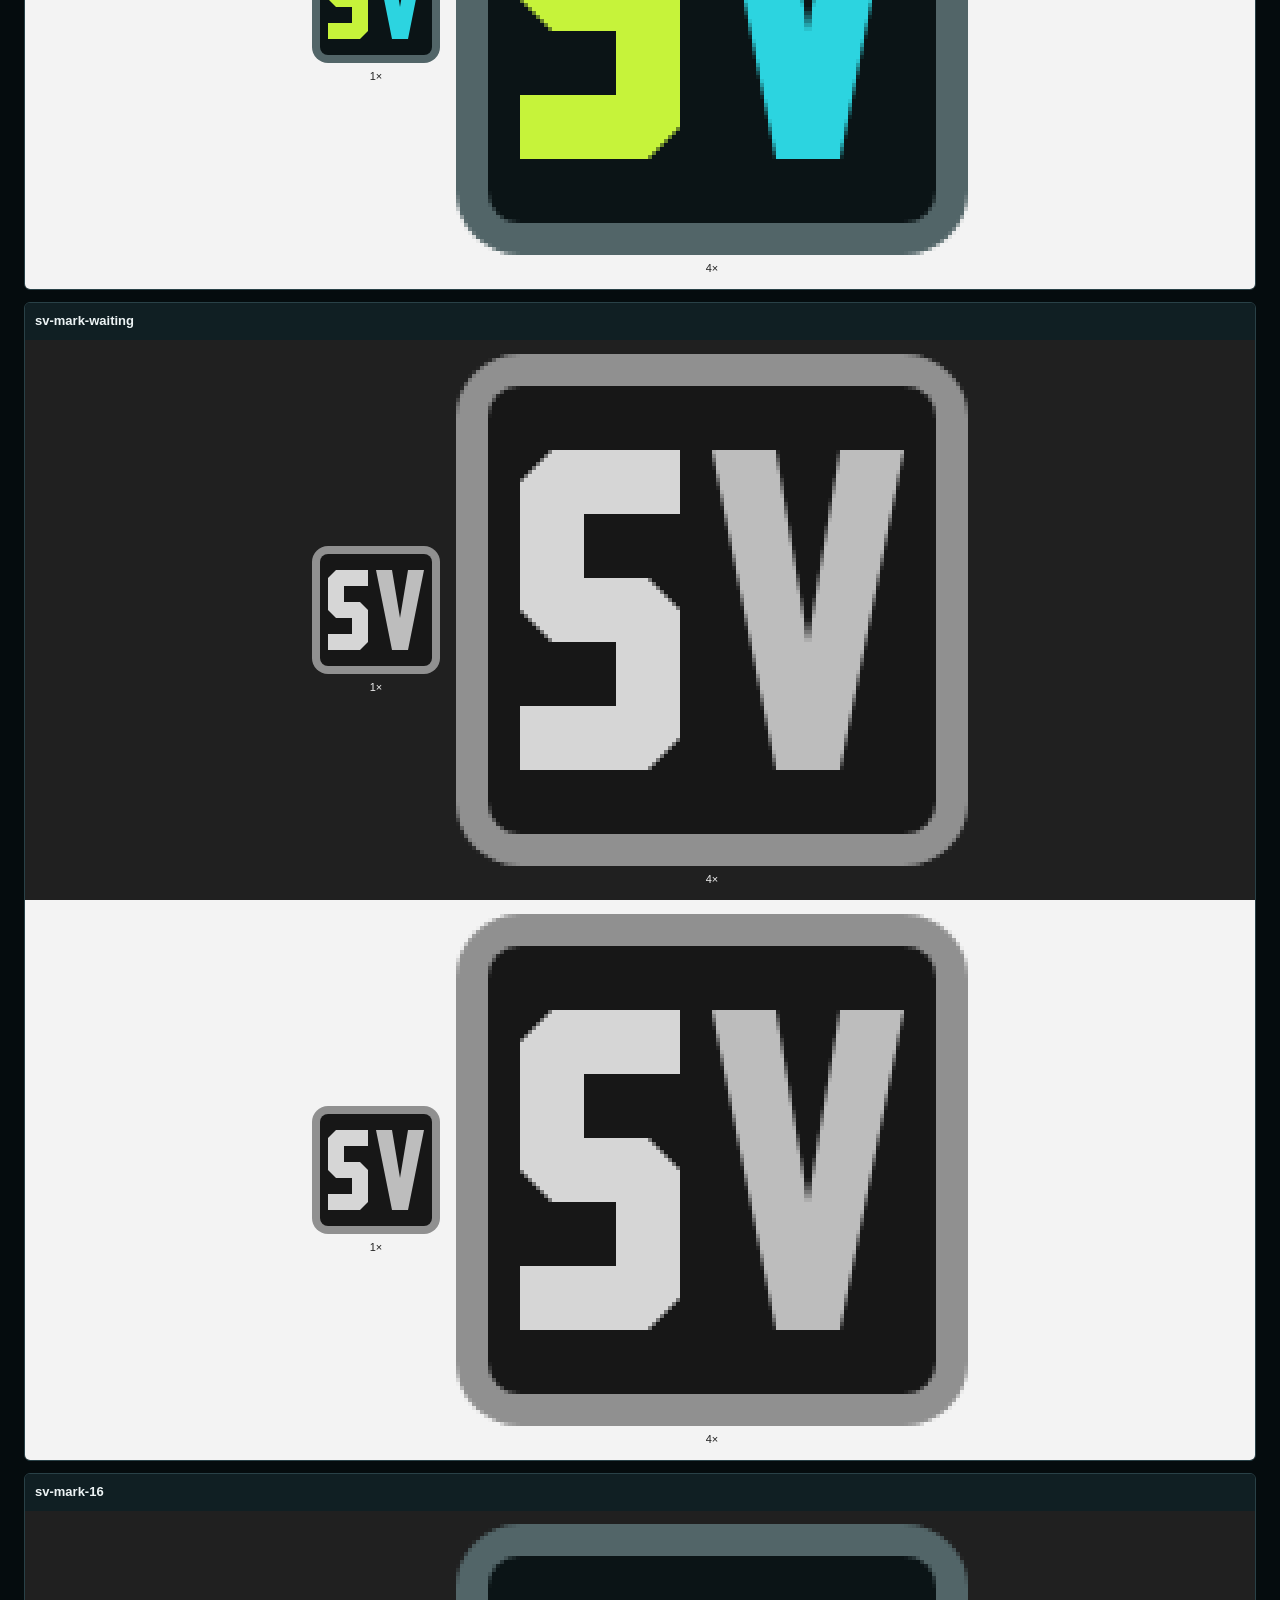
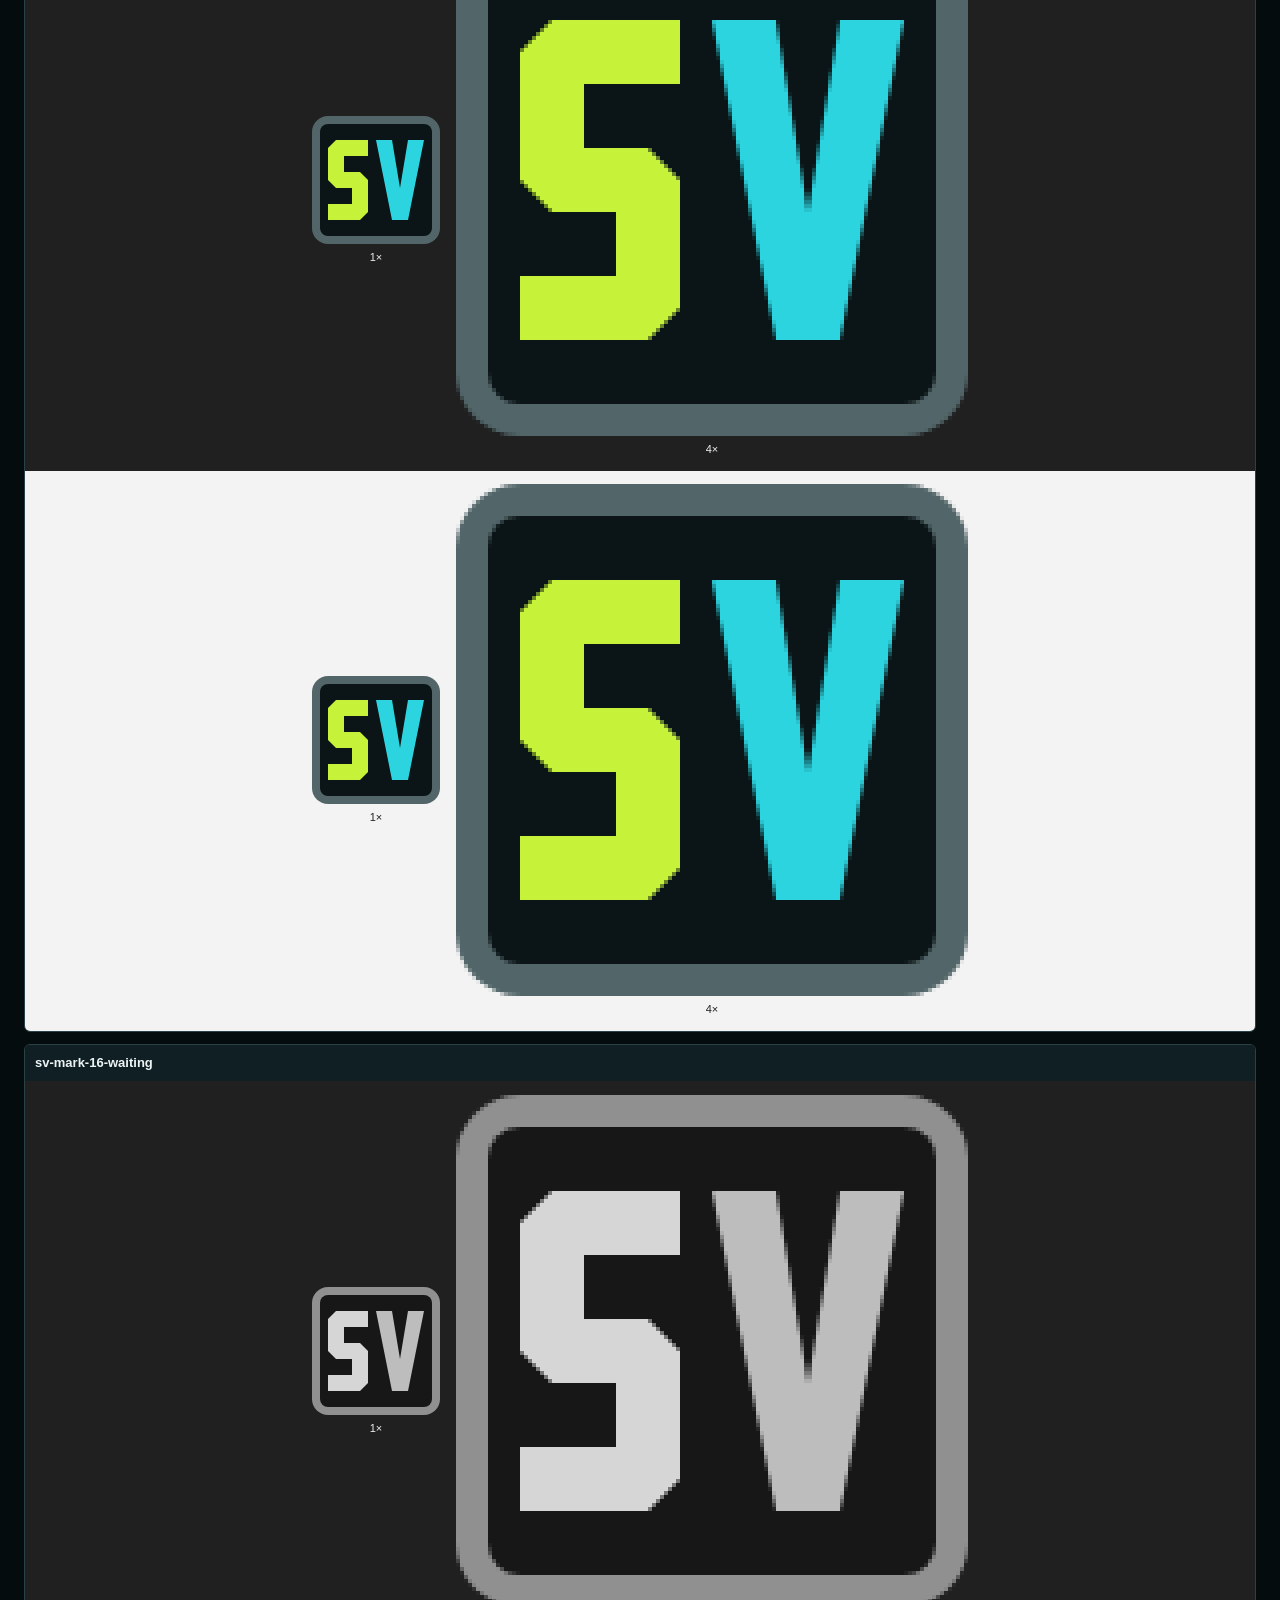
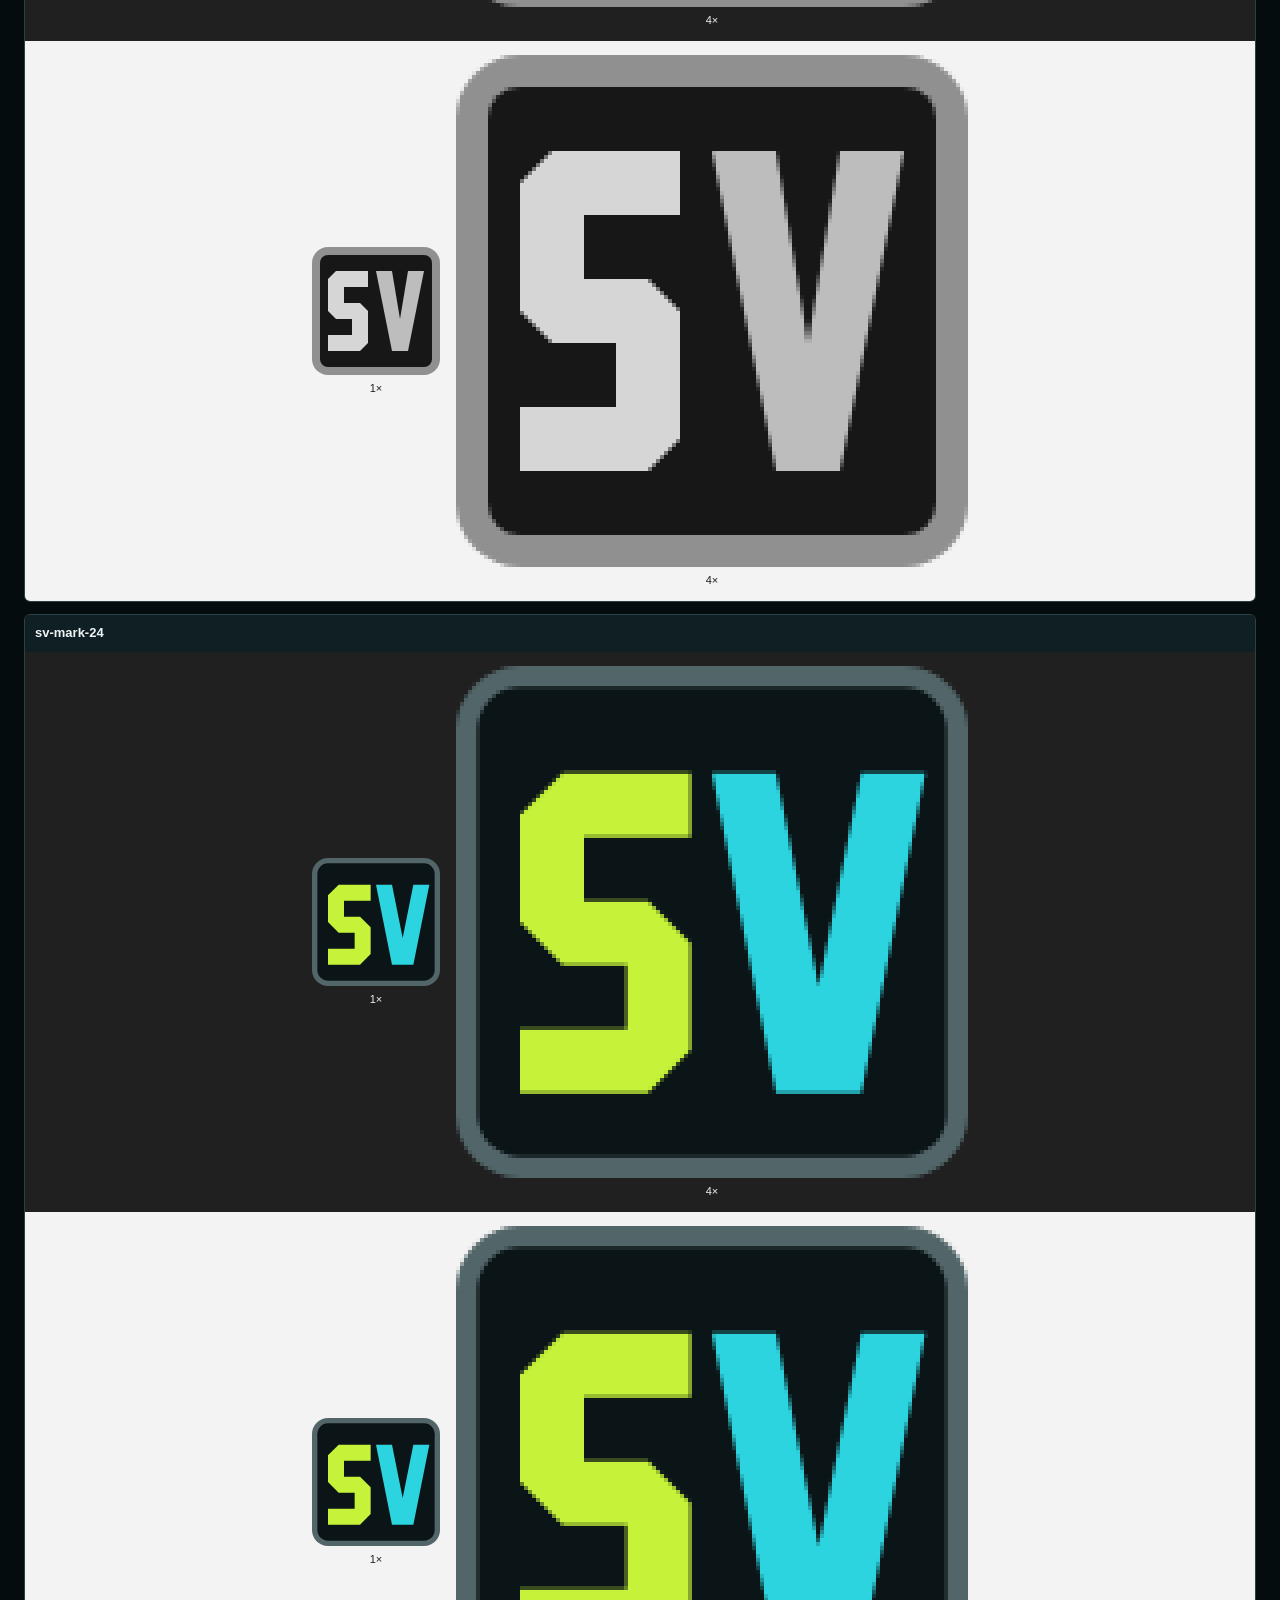
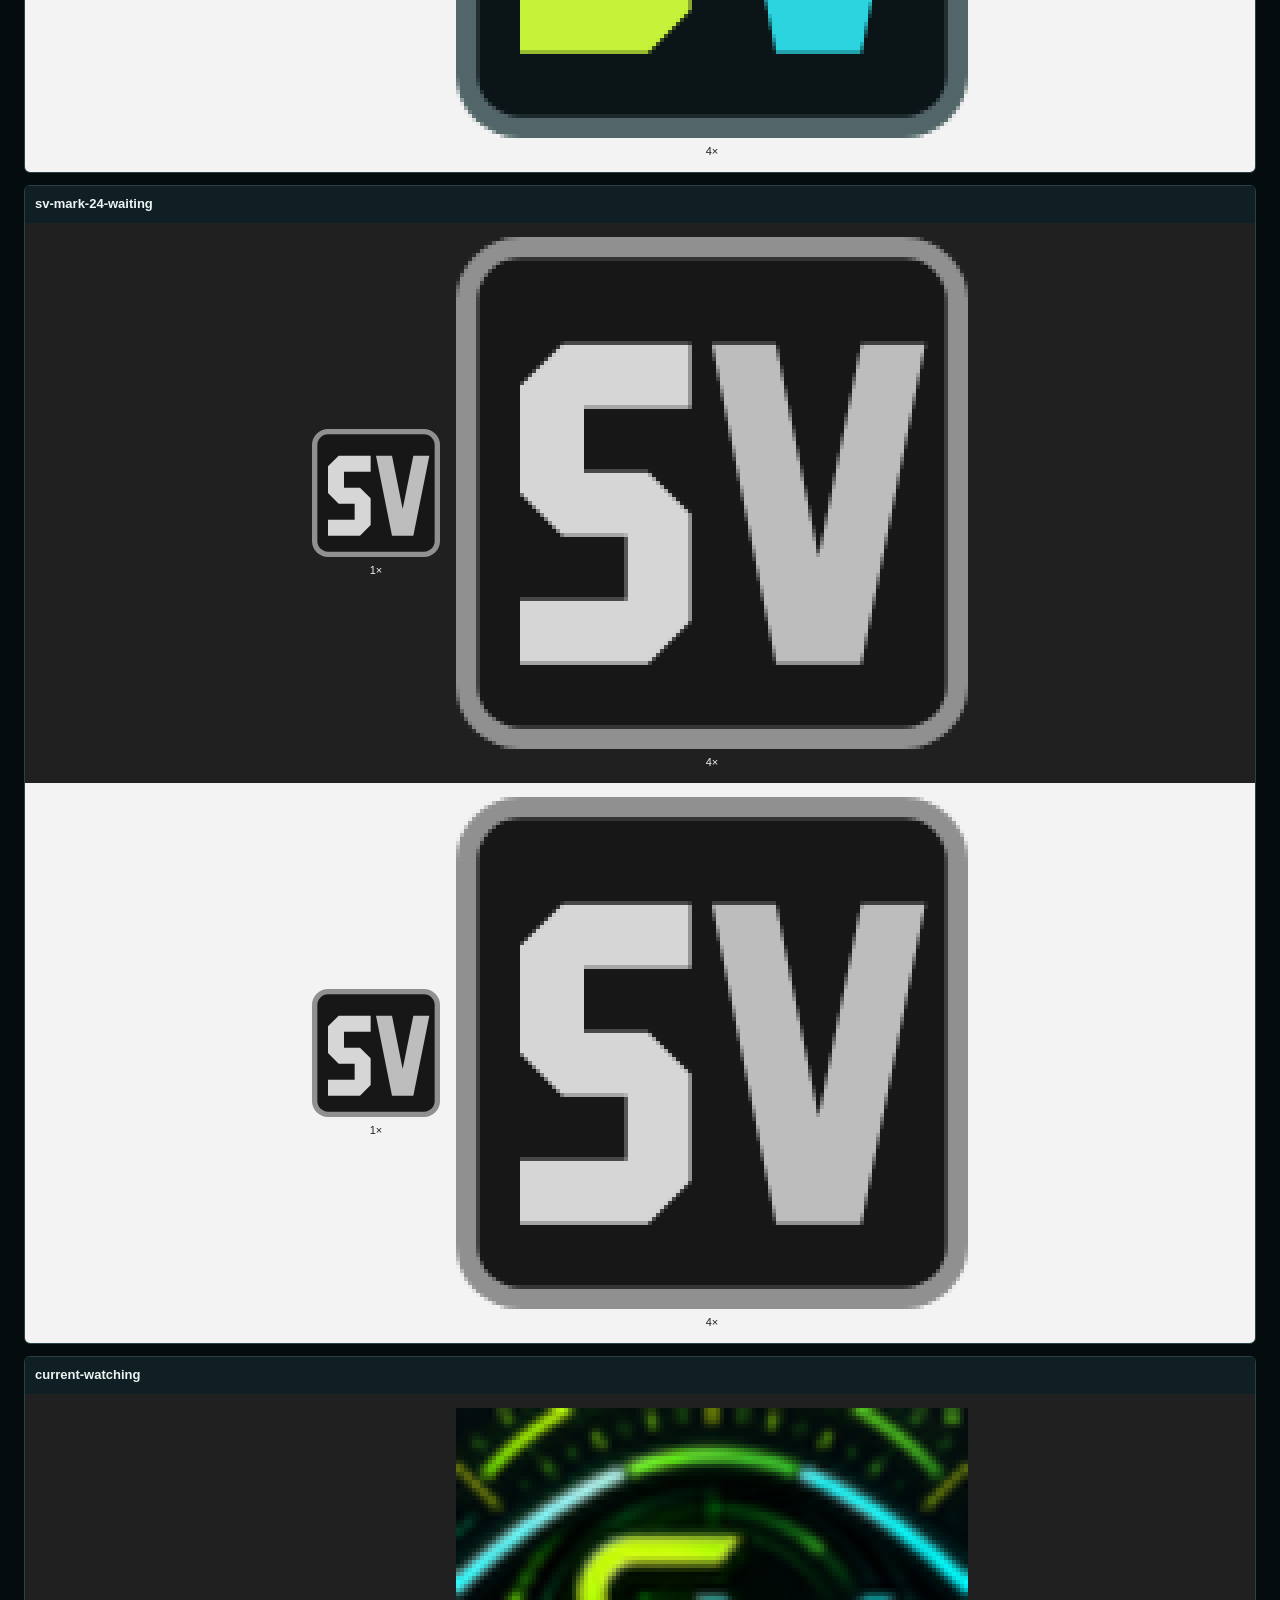
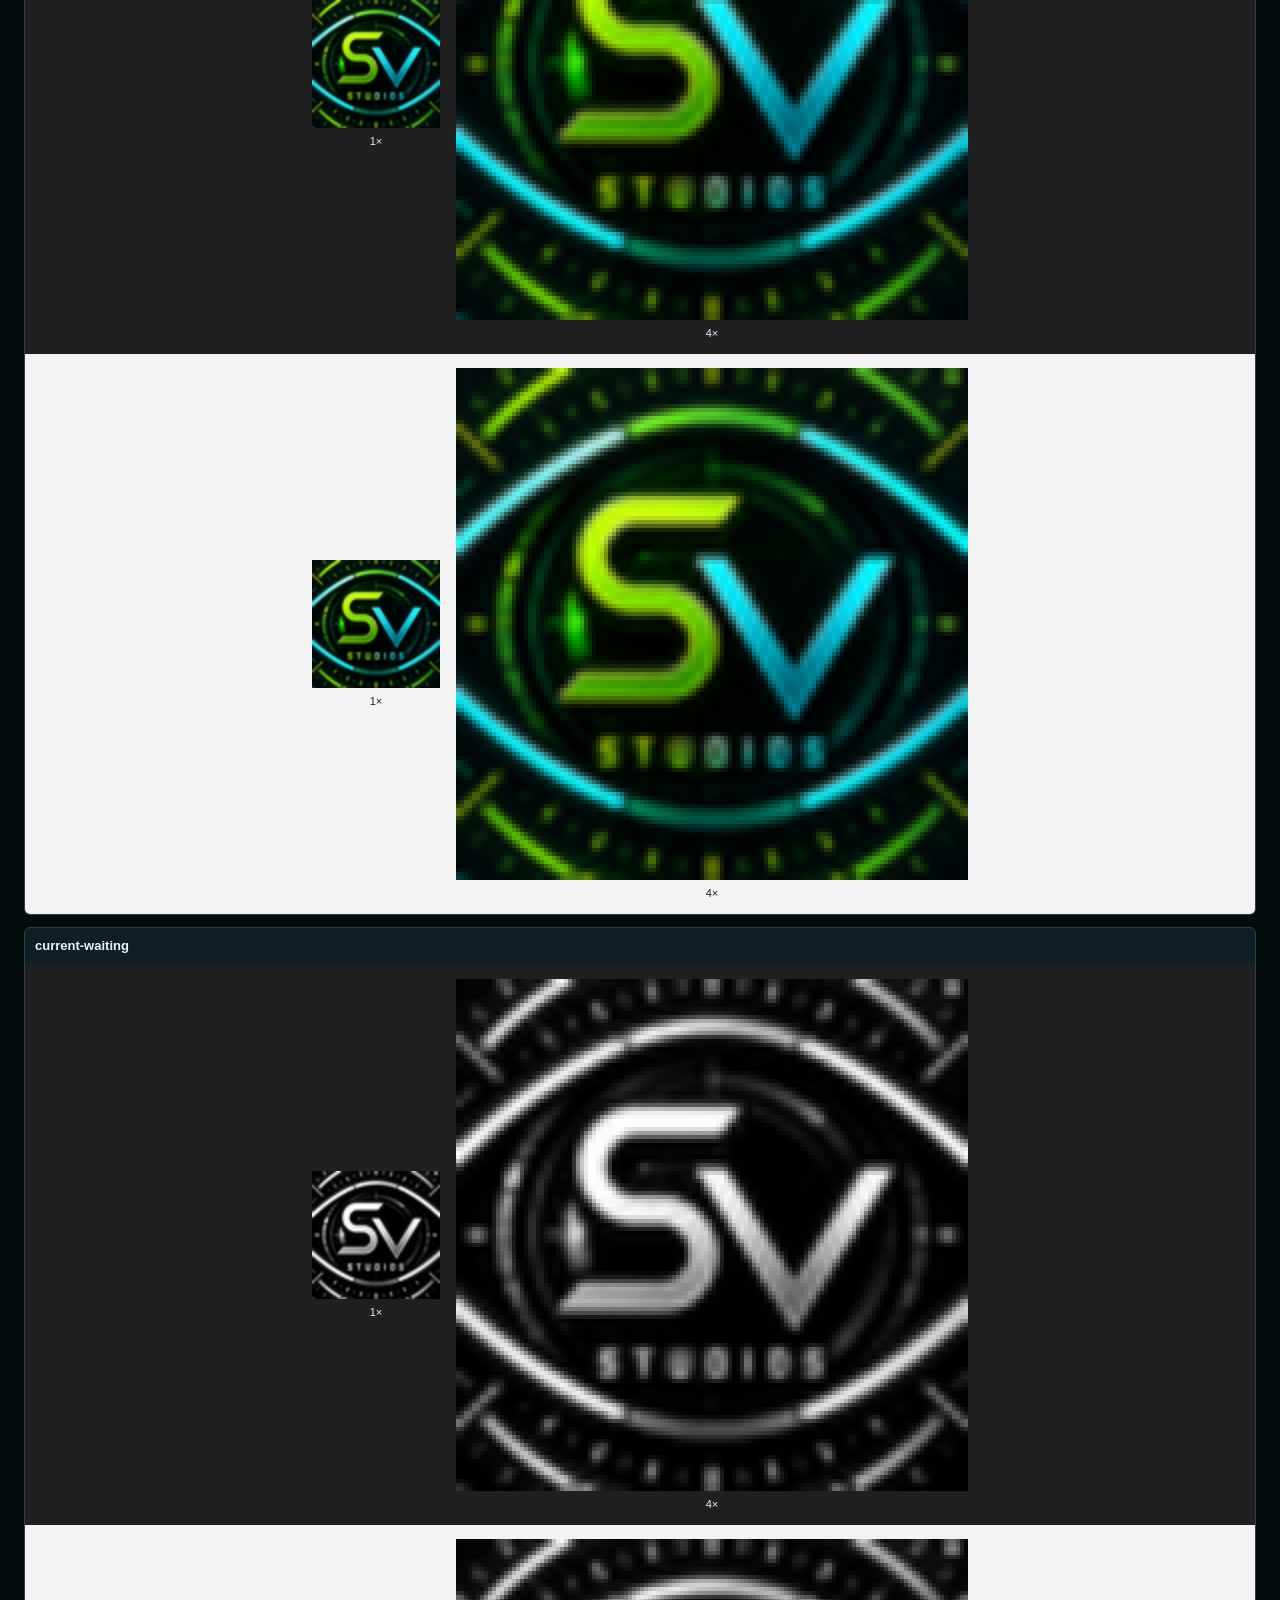
<file: assets/brand/mark/preview.html>
<!doctype html><html lang="en"><meta charset="utf-8"><meta name="viewport" content="width=device-width,initial-scale=1"><title>SV mark · taskbar comparison</title><style>
*{box-sizing:border-box}body{margin:0;padding:24px;background:#050C0E;color:#EDF4F5;font:14px/1.3 "Segoe UI",sans-serif}h1{font-size:24px;margin:0 0 8px}p{color:#C5D4D6;margin:0 0 20px}h2{font-size:20px;margin:24px 0 12px}h3{font:600 13px/1.3 "Segoe UI",sans-serif;margin:0;padding:10px;background:#101F23}.grid{display:grid;grid-template-columns:repeat(auto-fit,minmax(var(--card),1fr));gap:12px}article{min-width:0;border:1px solid #294147;border-radius:6px;overflow:hidden}.taskbar{display:flex;gap:16px;align-items:center;justify-content:center;padding:12px;min-height:calc(var(--size)*4px + 48px)}.dark{background:#202020;color:#EEE}.light{background:#F3F3F3;color:#222}.sample{display:flex;flex-direction:column;gap:6px;align-items:center}.sample span{font-size:11px}img{display:block;flex-shrink:0}.zoom{image-rendering:pixelated;image-rendering:crisp-edges}footer{margin-top:24px;color:#C5D4D6}
</style><h1>SV · a mark for the taskbar</h1><p>Lime S / cyan V · neutral waiting state · dark #202020 / light #F3F3F3.<br>Every supplied variant and both current ICOs, at native size and 4× nearest-neighbour. PNGs render at device scale 1; no CSS filters.</p><section style="--size:16;--card:220px"><h2>16 px</h2><div class="grid"><article><h3>sv-mark</h3><div class="taskbar dark"><div class="sample"><img alt="sv-mark, 16 pixels" src="png/sv-mark-16.png" width="16" height="16"><span>1×</span></div><div class="sample"><img class="zoom" alt="sv-mark, 16 pixels enlarged four times" src="png/sv-mark-16.png" width="64" height="64"><span>4×</span></div></div><div class="taskbar light"><div class="sample"><img alt="sv-mark, 16 pixels" src="png/sv-mark-16.png" width="16" height="16"><span>1×</span></div><div class="sample"><img class="zoom" alt="sv-mark, 16 pixels enlarged four times" src="png/sv-mark-16.png" width="64" height="64"><span>4×</span></div></div></article><article><h3>sv-mark-waiting</h3><div class="taskbar dark"><div class="sample"><img alt="sv-mark-waiting, 16 pixels" src="png/sv-mark-waiting-16.png" width="16" height="16"><span>1×</span></div><div class="sample"><img class="zoom" alt="sv-mark-waiting, 16 pixels enlarged four times" src="png/sv-mark-waiting-16.png" width="64" height="64"><span>4×</span></div></div><div class="taskbar light"><div class="sample"><img alt="sv-mark-waiting, 16 pixels" src="png/sv-mark-waiting-16.png" width="16" height="16"><span>1×</span></div><div class="sample"><img class="zoom" alt="sv-mark-waiting, 16 pixels enlarged four times" src="png/sv-mark-waiting-16.png" width="64" height="64"><span>4×</span></div></div></article><article><h3>sv-mark-16</h3><div class="taskbar dark"><div class="sample"><img alt="sv-mark-16, 16 pixels" src="png/sv-mark-16-16.png" width="16" height="16"><span>1×</span></div><div class="sample"><img class="zoom" alt="sv-mark-16, 16 pixels enlarged four times" src="png/sv-mark-16-16.png" width="64" height="64"><span>4×</span></div></div><div class="taskbar light"><div class="sample"><img alt="sv-mark-16, 16 pixels" src="png/sv-mark-16-16.png" width="16" height="16"><span>1×</span></div><div class="sample"><img class="zoom" alt="sv-mark-16, 16 pixels enlarged four times" src="png/sv-mark-16-16.png" width="64" height="64"><span>4×</span></div></div></article><article><h3>sv-mark-16-waiting</h3><div class="taskbar dark"><div class="sample"><img alt="sv-mark-16-waiting, 16 pixels" src="png/sv-mark-16-waiting-16.png" width="16" height="16"><span>1×</span></div><div class="sample"><img class="zoom" alt="sv-mark-16-waiting, 16 pixels enlarged four times" src="png/sv-mark-16-waiting-16.png" width="64" height="64"><span>4×</span></div></div><div class="taskbar light"><div class="sample"><img alt="sv-mark-16-waiting, 16 pixels" src="png/sv-mark-16-waiting-16.png" width="16" height="16"><span>1×</span></div><div class="sample"><img class="zoom" alt="sv-mark-16-waiting, 16 pixels enlarged four times" src="png/sv-mark-16-waiting-16.png" width="64" height="64"><span>4×</span></div></div></article><article><h3>sv-mark-24</h3><div class="taskbar dark"><div class="sample"><img alt="sv-mark-24, 16 pixels" src="png/sv-mark-24-16.png" width="16" height="16"><span>1×</span></div><div class="sample"><img class="zoom" alt="sv-mark-24, 16 pixels enlarged four times" src="png/sv-mark-24-16.png" width="64" height="64"><span>4×</span></div></div><div class="taskbar light"><div class="sample"><img alt="sv-mark-24, 16 pixels" src="png/sv-mark-24-16.png" width="16" height="16"><span>1×</span></div><div class="sample"><img class="zoom" alt="sv-mark-24, 16 pixels enlarged four times" src="png/sv-mark-24-16.png" width="64" height="64"><span>4×</span></div></div></article><article><h3>sv-mark-24-waiting</h3><div class="taskbar dark"><div class="sample"><img alt="sv-mark-24-waiting, 16 pixels" src="png/sv-mark-24-waiting-16.png" width="16" height="16"><span>1×</span></div><div class="sample"><img class="zoom" alt="sv-mark-24-waiting, 16 pixels enlarged four times" src="png/sv-mark-24-waiting-16.png" width="64" height="64"><span>4×</span></div></div><div class="taskbar light"><div class="sample"><img alt="sv-mark-24-waiting, 16 pixels" src="png/sv-mark-24-waiting-16.png" width="16" height="16"><span>1×</span></div><div class="sample"><img class="zoom" alt="sv-mark-24-waiting, 16 pixels enlarged four times" src="png/sv-mark-24-waiting-16.png" width="64" height="64"><span>4×</span></div></div></article><article><h3>current-watching</h3><div class="taskbar dark"><div class="sample"><img alt="current-watching, 16 pixels" src="comparison/current-watching-16.png" width="16" height="16"><span>1×</span></div><div class="sample"><img class="zoom" alt="current-watching, 16 pixels enlarged four times" src="comparison/current-watching-16.png" width="64" height="64"><span>4×</span></div></div><div class="taskbar light"><div class="sample"><img alt="current-watching, 16 pixels" src="comparison/current-watching-16.png" width="16" height="16"><span>1×</span></div><div class="sample"><img class="zoom" alt="current-watching, 16 pixels enlarged four times" src="comparison/current-watching-16.png" width="64" height="64"><span>4×</span></div></div></article><article><h3>current-waiting</h3><div class="taskbar dark"><div class="sample"><img alt="current-waiting, 16 pixels" src="comparison/current-waiting-16.png" width="16" height="16"><span>1×</span></div><div class="sample"><img class="zoom" alt="current-waiting, 16 pixels enlarged four times" src="comparison/current-waiting-16.png" width="64" height="64"><span>4×</span></div></div><div class="taskbar light"><div class="sample"><img alt="current-waiting, 16 pixels" src="comparison/current-waiting-16.png" width="16" height="16"><span>1×</span></div><div class="sample"><img class="zoom" alt="current-waiting, 16 pixels enlarged four times" src="comparison/current-waiting-16.png" width="64" height="64"><span>4×</span></div></div></article></div></section><section style="--size:20;--card:220px"><h2>20 px</h2><div class="grid"><article><h3>sv-mark</h3><div class="taskbar dark"><div class="sample"><img alt="sv-mark, 20 pixels" src="png/sv-mark-20.png" width="20" height="20"><span>1×</span></div><div class="sample"><img class="zoom" alt="sv-mark, 20 pixels enlarged four times" src="png/sv-mark-20.png" width="80" height="80"><span>4×</span></div></div><div class="taskbar light"><div class="sample"><img alt="sv-mark, 20 pixels" src="png/sv-mark-20.png" width="20" height="20"><span>1×</span></div><div class="sample"><img class="zoom" alt="sv-mark, 20 pixels enlarged four times" src="png/sv-mark-20.png" width="80" height="80"><span>4×</span></div></div></article><article><h3>sv-mark-waiting</h3><div class="taskbar dark"><div class="sample"><img alt="sv-mark-waiting, 20 pixels" src="png/sv-mark-waiting-20.png" width="20" height="20"><span>1×</span></div><div class="sample"><img class="zoom" alt="sv-mark-waiting, 20 pixels enlarged four times" src="png/sv-mark-waiting-20.png" width="80" height="80"><span>4×</span></div></div><div class="taskbar light"><div class="sample"><img alt="sv-mark-waiting, 20 pixels" src="png/sv-mark-waiting-20.png" width="20" height="20"><span>1×</span></div><div class="sample"><img class="zoom" alt="sv-mark-waiting, 20 pixels enlarged four times" src="png/sv-mark-waiting-20.png" width="80" height="80"><span>4×</span></div></div></article><article><h3>sv-mark-16</h3><div class="taskbar dark"><div class="sample"><img alt="sv-mark-16, 20 pixels" src="png/sv-mark-16-20.png" width="20" height="20"><span>1×</span></div><div class="sample"><img class="zoom" alt="sv-mark-16, 20 pixels enlarged four times" src="png/sv-mark-16-20.png" width="80" height="80"><span>4×</span></div></div><div class="taskbar light"><div class="sample"><img alt="sv-mark-16, 20 pixels" src="png/sv-mark-16-20.png" width="20" height="20"><span>1×</span></div><div class="sample"><img class="zoom" alt="sv-mark-16, 20 pixels enlarged four times" src="png/sv-mark-16-20.png" width="80" height="80"><span>4×</span></div></div></article><article><h3>sv-mark-16-waiting</h3><div class="taskbar dark"><div class="sample"><img alt="sv-mark-16-waiting, 20 pixels" src="png/sv-mark-16-waiting-20.png" width="20" height="20"><span>1×</span></div><div class="sample"><img class="zoom" alt="sv-mark-16-waiting, 20 pixels enlarged four times" src="png/sv-mark-16-waiting-20.png" width="80" height="80"><span>4×</span></div></div><div class="taskbar light"><div class="sample"><img alt="sv-mark-16-waiting, 20 pixels" src="png/sv-mark-16-waiting-20.png" width="20" height="20"><span>1×</span></div><div class="sample"><img class="zoom" alt="sv-mark-16-waiting, 20 pixels enlarged four times" src="png/sv-mark-16-waiting-20.png" width="80" height="80"><span>4×</span></div></div></article><article><h3>sv-mark-24</h3><div class="taskbar dark"><div class="sample"><img alt="sv-mark-24, 20 pixels" src="png/sv-mark-24-20.png" width="20" height="20"><span>1×</span></div><div class="sample"><img class="zoom" alt="sv-mark-24, 20 pixels enlarged four times" src="png/sv-mark-24-20.png" width="80" height="80"><span>4×</span></div></div><div class="taskbar light"><div class="sample"><img alt="sv-mark-24, 20 pixels" src="png/sv-mark-24-20.png" width="20" height="20"><span>1×</span></div><div class="sample"><img class="zoom" alt="sv-mark-24, 20 pixels enlarged four times" src="png/sv-mark-24-20.png" width="80" height="80"><span>4×</span></div></div></article><article><h3>sv-mark-24-waiting</h3><div class="taskbar dark"><div class="sample"><img alt="sv-mark-24-waiting, 20 pixels" src="png/sv-mark-24-waiting-20.png" width="20" height="20"><span>1×</span></div><div class="sample"><img class="zoom" alt="sv-mark-24-waiting, 20 pixels enlarged four times" src="png/sv-mark-24-waiting-20.png" width="80" height="80"><span>4×</span></div></div><div class="taskbar light"><div class="sample"><img alt="sv-mark-24-waiting, 20 pixels" src="png/sv-mark-24-waiting-20.png" width="20" height="20"><span>1×</span></div><div class="sample"><img class="zoom" alt="sv-mark-24-waiting, 20 pixels enlarged four times" src="png/sv-mark-24-waiting-20.png" width="80" height="80"><span>4×</span></div></div></article><article><h3>current-watching</h3><div class="taskbar dark"><div class="sample"><img alt="current-watching, 20 pixels" src="comparison/current-watching-20.png" width="20" height="20"><span>1×</span></div><div class="sample"><img class="zoom" alt="current-watching, 20 pixels enlarged four times" src="comparison/current-watching-20.png" width="80" height="80"><span>4×</span></div></div><div class="taskbar light"><div class="sample"><img alt="current-watching, 20 pixels" src="comparison/current-watching-20.png" width="20" height="20"><span>1×</span></div><div class="sample"><img class="zoom" alt="current-watching, 20 pixels enlarged four times" src="comparison/current-watching-20.png" width="80" height="80"><span>4×</span></div></div></article><article><h3>current-waiting</h3><div class="taskbar dark"><div class="sample"><img alt="current-waiting, 20 pixels" src="comparison/current-waiting-20.png" width="20" height="20"><span>1×</span></div><div class="sample"><img class="zoom" alt="current-waiting, 20 pixels enlarged four times" src="comparison/current-waiting-20.png" width="80" height="80"><span>4×</span></div></div><div class="taskbar light"><div class="sample"><img alt="current-waiting, 20 pixels" src="comparison/current-waiting-20.png" width="20" height="20"><span>1×</span></div><div class="sample"><img class="zoom" alt="current-waiting, 20 pixels enlarged four times" src="comparison/current-waiting-20.png" width="80" height="80"><span>4×</span></div></div></article></div></section><section style="--size:24;--card:220px"><h2>24 px</h2><div class="grid"><article><h3>sv-mark</h3><div class="taskbar dark"><div class="sample"><img alt="sv-mark, 24 pixels" src="png/sv-mark-24.png" width="24" height="24"><span>1×</span></div><div class="sample"><img class="zoom" alt="sv-mark, 24 pixels enlarged four times" src="png/sv-mark-24.png" width="96" height="96"><span>4×</span></div></div><div class="taskbar light"><div class="sample"><img alt="sv-mark, 24 pixels" src="png/sv-mark-24.png" width="24" height="24"><span>1×</span></div><div class="sample"><img class="zoom" alt="sv-mark, 24 pixels enlarged four times" src="png/sv-mark-24.png" width="96" height="96"><span>4×</span></div></div></article><article><h3>sv-mark-waiting</h3><div class="taskbar dark"><div class="sample"><img alt="sv-mark-waiting, 24 pixels" src="png/sv-mark-waiting-24.png" width="24" height="24"><span>1×</span></div><div class="sample"><img class="zoom" alt="sv-mark-waiting, 24 pixels enlarged four times" src="png/sv-mark-waiting-24.png" width="96" height="96"><span>4×</span></div></div><div class="taskbar light"><div class="sample"><img alt="sv-mark-waiting, 24 pixels" src="png/sv-mark-waiting-24.png" width="24" height="24"><span>1×</span></div><div class="sample"><img class="zoom" alt="sv-mark-waiting, 24 pixels enlarged four times" src="png/sv-mark-waiting-24.png" width="96" height="96"><span>4×</span></div></div></article><article><h3>sv-mark-16</h3><div class="taskbar dark"><div class="sample"><img alt="sv-mark-16, 24 pixels" src="png/sv-mark-16-24.png" width="24" height="24"><span>1×</span></div><div class="sample"><img class="zoom" alt="sv-mark-16, 24 pixels enlarged four times" src="png/sv-mark-16-24.png" width="96" height="96"><span>4×</span></div></div><div class="taskbar light"><div class="sample"><img alt="sv-mark-16, 24 pixels" src="png/sv-mark-16-24.png" width="24" height="24"><span>1×</span></div><div class="sample"><img class="zoom" alt="sv-mark-16, 24 pixels enlarged four times" src="png/sv-mark-16-24.png" width="96" height="96"><span>4×</span></div></div></article><article><h3>sv-mark-16-waiting</h3><div class="taskbar dark"><div class="sample"><img alt="sv-mark-16-waiting, 24 pixels" src="png/sv-mark-16-waiting-24.png" width="24" height="24"><span>1×</span></div><div class="sample"><img class="zoom" alt="sv-mark-16-waiting, 24 pixels enlarged four times" src="png/sv-mark-16-waiting-24.png" width="96" height="96"><span>4×</span></div></div><div class="taskbar light"><div class="sample"><img alt="sv-mark-16-waiting, 24 pixels" src="png/sv-mark-16-waiting-24.png" width="24" height="24"><span>1×</span></div><div class="sample"><img class="zoom" alt="sv-mark-16-waiting, 24 pixels enlarged four times" src="png/sv-mark-16-waiting-24.png" width="96" height="96"><span>4×</span></div></div></article><article><h3>sv-mark-24</h3><div class="taskbar dark"><div class="sample"><img alt="sv-mark-24, 24 pixels" src="png/sv-mark-24-24.png" width="24" height="24"><span>1×</span></div><div class="sample"><img class="zoom" alt="sv-mark-24, 24 pixels enlarged four times" src="png/sv-mark-24-24.png" width="96" height="96"><span>4×</span></div></div><div class="taskbar light"><div class="sample"><img alt="sv-mark-24, 24 pixels" src="png/sv-mark-24-24.png" width="24" height="24"><span>1×</span></div><div class="sample"><img class="zoom" alt="sv-mark-24, 24 pixels enlarged four times" src="png/sv-mark-24-24.png" width="96" height="96"><span>4×</span></div></div></article><article><h3>sv-mark-24-waiting</h3><div class="taskbar dark"><div class="sample"><img alt="sv-mark-24-waiting, 24 pixels" src="png/sv-mark-24-waiting-24.png" width="24" height="24"><span>1×</span></div><div class="sample"><img class="zoom" alt="sv-mark-24-waiting, 24 pixels enlarged four times" src="png/sv-mark-24-waiting-24.png" width="96" height="96"><span>4×</span></div></div><div class="taskbar light"><div class="sample"><img alt="sv-mark-24-waiting, 24 pixels" src="png/sv-mark-24-waiting-24.png" width="24" height="24"><span>1×</span></div><div class="sample"><img class="zoom" alt="sv-mark-24-waiting, 24 pixels enlarged four times" src="png/sv-mark-24-waiting-24.png" width="96" height="96"><span>4×</span></div></div></article><article><h3>current-watching</h3><div class="taskbar dark"><div class="sample"><img alt="current-watching, 24 pixels" src="comparison/current-watching-24.png" width="24" height="24"><span>1×</span></div><div class="sample"><img class="zoom" alt="current-watching, 24 pixels enlarged four times" src="comparison/current-watching-24.png" width="96" height="96"><span>4×</span></div></div><div class="taskbar light"><div class="sample"><img alt="current-watching, 24 pixels" src="comparison/current-watching-24.png" width="24" height="24"><span>1×</span></div><div class="sample"><img class="zoom" alt="current-watching, 24 pixels enlarged four times" src="comparison/current-watching-24.png" width="96" height="96"><span>4×</span></div></div></article><article><h3>current-waiting</h3><div class="taskbar dark"><div class="sample"><img alt="current-waiting, 24 pixels" src="comparison/current-waiting-24.png" width="24" height="24"><span>1×</span></div><div class="sample"><img class="zoom" alt="current-waiting, 24 pixels enlarged four times" src="comparison/current-waiting-24.png" width="96" height="96"><span>4×</span></div></div><div class="taskbar light"><div class="sample"><img alt="current-waiting, 24 pixels" src="comparison/current-waiting-24.png" width="24" height="24"><span>1×</span></div><div class="sample"><img class="zoom" alt="current-waiting, 24 pixels enlarged four times" src="comparison/current-waiting-24.png" width="96" height="96"><span>4×</span></div></div></article></div></section><section style="--size:32;--card:220px"><h2>32 px</h2><div class="grid"><article><h3>sv-mark</h3><div class="taskbar dark"><div class="sample"><img alt="sv-mark, 32 pixels" src="png/sv-mark-32.png" width="32" height="32"><span>1×</span></div><div class="sample"><img class="zoom" alt="sv-mark, 32 pixels enlarged four times" src="png/sv-mark-32.png" width="128" height="128"><span>4×</span></div></div><div class="taskbar light"><div class="sample"><img alt="sv-mark, 32 pixels" src="png/sv-mark-32.png" width="32" height="32"><span>1×</span></div><div class="sample"><img class="zoom" alt="sv-mark, 32 pixels enlarged four times" src="png/sv-mark-32.png" width="128" height="128"><span>4×</span></div></div></article><article><h3>sv-mark-waiting</h3><div class="taskbar dark"><div class="sample"><img alt="sv-mark-waiting, 32 pixels" src="png/sv-mark-waiting-32.png" width="32" height="32"><span>1×</span></div><div class="sample"><img class="zoom" alt="sv-mark-waiting, 32 pixels enlarged four times" src="png/sv-mark-waiting-32.png" width="128" height="128"><span>4×</span></div></div><div class="taskbar light"><div class="sample"><img alt="sv-mark-waiting, 32 pixels" src="png/sv-mark-waiting-32.png" width="32" height="32"><span>1×</span></div><div class="sample"><img class="zoom" alt="sv-mark-waiting, 32 pixels enlarged four times" src="png/sv-mark-waiting-32.png" width="128" height="128"><span>4×</span></div></div></article><article><h3>sv-mark-16</h3><div class="taskbar dark"><div class="sample"><img alt="sv-mark-16, 32 pixels" src="png/sv-mark-16-32.png" width="32" height="32"><span>1×</span></div><div class="sample"><img class="zoom" alt="sv-mark-16, 32 pixels enlarged four times" src="png/sv-mark-16-32.png" width="128" height="128"><span>4×</span></div></div><div class="taskbar light"><div class="sample"><img alt="sv-mark-16, 32 pixels" src="png/sv-mark-16-32.png" width="32" height="32"><span>1×</span></div><div class="sample"><img class="zoom" alt="sv-mark-16, 32 pixels enlarged four times" src="png/sv-mark-16-32.png" width="128" height="128"><span>4×</span></div></div></article><article><h3>sv-mark-16-waiting</h3><div class="taskbar dark"><div class="sample"><img alt="sv-mark-16-waiting, 32 pixels" src="png/sv-mark-16-waiting-32.png" width="32" height="32"><span>1×</span></div><div class="sample"><img class="zoom" alt="sv-mark-16-waiting, 32 pixels enlarged four times" src="png/sv-mark-16-waiting-32.png" width="128" height="128"><span>4×</span></div></div><div class="taskbar light"><div class="sample"><img alt="sv-mark-16-waiting, 32 pixels" src="png/sv-mark-16-waiting-32.png" width="32" height="32"><span>1×</span></div><div class="sample"><img class="zoom" alt="sv-mark-16-waiting, 32 pixels enlarged four times" src="png/sv-mark-16-waiting-32.png" width="128" height="128"><span>4×</span></div></div></article><article><h3>sv-mark-24</h3><div class="taskbar dark"><div class="sample"><img alt="sv-mark-24, 32 pixels" src="png/sv-mark-24-32.png" width="32" height="32"><span>1×</span></div><div class="sample"><img class="zoom" alt="sv-mark-24, 32 pixels enlarged four times" src="png/sv-mark-24-32.png" width="128" height="128"><span>4×</span></div></div><div class="taskbar light"><div class="sample"><img alt="sv-mark-24, 32 pixels" src="png/sv-mark-24-32.png" width="32" height="32"><span>1×</span></div><div class="sample"><img class="zoom" alt="sv-mark-24, 32 pixels enlarged four times" src="png/sv-mark-24-32.png" width="128" height="128"><span>4×</span></div></div></article><article><h3>sv-mark-24-waiting</h3><div class="taskbar dark"><div class="sample"><img alt="sv-mark-24-waiting, 32 pixels" src="png/sv-mark-24-waiting-32.png" width="32" height="32"><span>1×</span></div><div class="sample"><img class="zoom" alt="sv-mark-24-waiting, 32 pixels enlarged four times" src="png/sv-mark-24-waiting-32.png" width="128" height="128"><span>4×</span></div></div><div class="taskbar light"><div class="sample"><img alt="sv-mark-24-waiting, 32 pixels" src="png/sv-mark-24-waiting-32.png" width="32" height="32"><span>1×</span></div><div class="sample"><img class="zoom" alt="sv-mark-24-waiting, 32 pixels enlarged four times" src="png/sv-mark-24-waiting-32.png" width="128" height="128"><span>4×</span></div></div></article><article><h3>current-watching</h3><div class="taskbar dark"><div class="sample"><img alt="current-watching, 32 pixels" src="comparison/current-watching-32.png" width="32" height="32"><span>1×</span></div><div class="sample"><img class="zoom" alt="current-watching, 32 pixels enlarged four times" src="comparison/current-watching-32.png" width="128" height="128"><span>4×</span></div></div><div class="taskbar light"><div class="sample"><img alt="current-watching, 32 pixels" src="comparison/current-watching-32.png" width="32" height="32"><span>1×</span></div><div class="sample"><img class="zoom" alt="current-watching, 32 pixels enlarged four times" src="comparison/current-watching-32.png" width="128" height="128"><span>4×</span></div></div></article><article><h3>current-waiting</h3><div class="taskbar dark"><div class="sample"><img alt="current-waiting, 32 pixels" src="comparison/current-waiting-32.png" width="32" height="32"><span>1×</span></div><div class="sample"><img class="zoom" alt="current-waiting, 32 pixels enlarged four times" src="comparison/current-waiting-32.png" width="128" height="128"><span>4×</span></div></div><div class="taskbar light"><div class="sample"><img alt="current-waiting, 32 pixels" src="comparison/current-waiting-32.png" width="32" height="32"><span>1×</span></div><div class="sample"><img class="zoom" alt="current-waiting, 32 pixels enlarged four times" src="comparison/current-waiting-32.png" width="128" height="128"><span>4×</span></div></div></article></div></section><section style="--size:40;--card:248px"><h2>40 px</h2><div class="grid"><article><h3>sv-mark</h3><div class="taskbar dark"><div class="sample"><img alt="sv-mark, 40 pixels" src="png/sv-mark-40.png" width="40" height="40"><span>1×</span></div><div class="sample"><img class="zoom" alt="sv-mark, 40 pixels enlarged four times" src="png/sv-mark-40.png" width="160" height="160"><span>4×</span></div></div><div class="taskbar light"><div class="sample"><img alt="sv-mark, 40 pixels" src="png/sv-mark-40.png" width="40" height="40"><span>1×</span></div><div class="sample"><img class="zoom" alt="sv-mark, 40 pixels enlarged four times" src="png/sv-mark-40.png" width="160" height="160"><span>4×</span></div></div></article><article><h3>sv-mark-waiting</h3><div class="taskbar dark"><div class="sample"><img alt="sv-mark-waiting, 40 pixels" src="png/sv-mark-waiting-40.png" width="40" height="40"><span>1×</span></div><div class="sample"><img class="zoom" alt="sv-mark-waiting, 40 pixels enlarged four times" src="png/sv-mark-waiting-40.png" width="160" height="160"><span>4×</span></div></div><div class="taskbar light"><div class="sample"><img alt="sv-mark-waiting, 40 pixels" src="png/sv-mark-waiting-40.png" width="40" height="40"><span>1×</span></div><div class="sample"><img class="zoom" alt="sv-mark-waiting, 40 pixels enlarged four times" src="png/sv-mark-waiting-40.png" width="160" height="160"><span>4×</span></div></div></article><article><h3>sv-mark-16</h3><div class="taskbar dark"><div class="sample"><img alt="sv-mark-16, 40 pixels" src="png/sv-mark-16-40.png" width="40" height="40"><span>1×</span></div><div class="sample"><img class="zoom" alt="sv-mark-16, 40 pixels enlarged four times" src="png/sv-mark-16-40.png" width="160" height="160"><span>4×</span></div></div><div class="taskbar light"><div class="sample"><img alt="sv-mark-16, 40 pixels" src="png/sv-mark-16-40.png" width="40" height="40"><span>1×</span></div><div class="sample"><img class="zoom" alt="sv-mark-16, 40 pixels enlarged four times" src="png/sv-mark-16-40.png" width="160" height="160"><span>4×</span></div></div></article><article><h3>sv-mark-16-waiting</h3><div class="taskbar dark"><div class="sample"><img alt="sv-mark-16-waiting, 40 pixels" src="png/sv-mark-16-waiting-40.png" width="40" height="40"><span>1×</span></div><div class="sample"><img class="zoom" alt="sv-mark-16-waiting, 40 pixels enlarged four times" src="png/sv-mark-16-waiting-40.png" width="160" height="160"><span>4×</span></div></div><div class="taskbar light"><div class="sample"><img alt="sv-mark-16-waiting, 40 pixels" src="png/sv-mark-16-waiting-40.png" width="40" height="40"><span>1×</span></div><div class="sample"><img class="zoom" alt="sv-mark-16-waiting, 40 pixels enlarged four times" src="png/sv-mark-16-waiting-40.png" width="160" height="160"><span>4×</span></div></div></article><article><h3>sv-mark-24</h3><div class="taskbar dark"><div class="sample"><img alt="sv-mark-24, 40 pixels" src="png/sv-mark-24-40.png" width="40" height="40"><span>1×</span></div><div class="sample"><img class="zoom" alt="sv-mark-24, 40 pixels enlarged four times" src="png/sv-mark-24-40.png" width="160" height="160"><span>4×</span></div></div><div class="taskbar light"><div class="sample"><img alt="sv-mark-24, 40 pixels" src="png/sv-mark-24-40.png" width="40" height="40"><span>1×</span></div><div class="sample"><img class="zoom" alt="sv-mark-24, 40 pixels enlarged four times" src="png/sv-mark-24-40.png" width="160" height="160"><span>4×</span></div></div></article><article><h3>sv-mark-24-waiting</h3><div class="taskbar dark"><div class="sample"><img alt="sv-mark-24-waiting, 40 pixels" src="png/sv-mark-24-waiting-40.png" width="40" height="40"><span>1×</span></div><div class="sample"><img class="zoom" alt="sv-mark-24-waiting, 40 pixels enlarged four times" src="png/sv-mark-24-waiting-40.png" width="160" height="160"><span>4×</span></div></div><div class="taskbar light"><div class="sample"><img alt="sv-mark-24-waiting, 40 pixels" src="png/sv-mark-24-waiting-40.png" width="40" height="40"><span>1×</span></div><div class="sample"><img class="zoom" alt="sv-mark-24-waiting, 40 pixels enlarged four times" src="png/sv-mark-24-waiting-40.png" width="160" height="160"><span>4×</span></div></div></article><article><h3>current-watching</h3><div class="taskbar dark"><div class="sample"><img alt="current-watching, 40 pixels" src="comparison/current-watching-40.png" width="40" height="40"><span>1×</span></div><div class="sample"><img class="zoom" alt="current-watching, 40 pixels enlarged four times" src="comparison/current-watching-40.png" width="160" height="160"><span>4×</span></div></div><div class="taskbar light"><div class="sample"><img alt="current-watching, 40 pixels" src="comparison/current-watching-40.png" width="40" height="40"><span>1×</span></div><div class="sample"><img class="zoom" alt="current-watching, 40 pixels enlarged four times" src="comparison/current-watching-40.png" width="160" height="160"><span>4×</span></div></div></article><article><h3>current-waiting</h3><div class="taskbar dark"><div class="sample"><img alt="current-waiting, 40 pixels" src="comparison/current-waiting-40.png" width="40" height="40"><span>1×</span></div><div class="sample"><img class="zoom" alt="current-waiting, 40 pixels enlarged four times" src="comparison/current-waiting-40.png" width="160" height="160"><span>4×</span></div></div><div class="taskbar light"><div class="sample"><img alt="current-waiting, 40 pixels" src="comparison/current-waiting-40.png" width="40" height="40"><span>1×</span></div><div class="sample"><img class="zoom" alt="current-waiting, 40 pixels enlarged four times" src="comparison/current-waiting-40.png" width="160" height="160"><span>4×</span></div></div></article></div></section><section style="--size:48;--card:288px"><h2>48 px</h2><div class="grid"><article><h3>sv-mark</h3><div class="taskbar dark"><div class="sample"><img alt="sv-mark, 48 pixels" src="png/sv-mark-48.png" width="48" height="48"><span>1×</span></div><div class="sample"><img class="zoom" alt="sv-mark, 48 pixels enlarged four times" src="png/sv-mark-48.png" width="192" height="192"><span>4×</span></div></div><div class="taskbar light"><div class="sample"><img alt="sv-mark, 48 pixels" src="png/sv-mark-48.png" width="48" height="48"><span>1×</span></div><div class="sample"><img class="zoom" alt="sv-mark, 48 pixels enlarged four times" src="png/sv-mark-48.png" width="192" height="192"><span>4×</span></div></div></article><article><h3>sv-mark-waiting</h3><div class="taskbar dark"><div class="sample"><img alt="sv-mark-waiting, 48 pixels" src="png/sv-mark-waiting-48.png" width="48" height="48"><span>1×</span></div><div class="sample"><img class="zoom" alt="sv-mark-waiting, 48 pixels enlarged four times" src="png/sv-mark-waiting-48.png" width="192" height="192"><span>4×</span></div></div><div class="taskbar light"><div class="sample"><img alt="sv-mark-waiting, 48 pixels" src="png/sv-mark-waiting-48.png" width="48" height="48"><span>1×</span></div><div class="sample"><img class="zoom" alt="sv-mark-waiting, 48 pixels enlarged four times" src="png/sv-mark-waiting-48.png" width="192" height="192"><span>4×</span></div></div></article><article><h3>sv-mark-16</h3><div class="taskbar dark"><div class="sample"><img alt="sv-mark-16, 48 pixels" src="png/sv-mark-16-48.png" width="48" height="48"><span>1×</span></div><div class="sample"><img class="zoom" alt="sv-mark-16, 48 pixels enlarged four times" src="png/sv-mark-16-48.png" width="192" height="192"><span>4×</span></div></div><div class="taskbar light"><div class="sample"><img alt="sv-mark-16, 48 pixels" src="png/sv-mark-16-48.png" width="48" height="48"><span>1×</span></div><div class="sample"><img class="zoom" alt="sv-mark-16, 48 pixels enlarged four times" src="png/sv-mark-16-48.png" width="192" height="192"><span>4×</span></div></div></article><article><h3>sv-mark-16-waiting</h3><div class="taskbar dark"><div class="sample"><img alt="sv-mark-16-waiting, 48 pixels" src="png/sv-mark-16-waiting-48.png" width="48" height="48"><span>1×</span></div><div class="sample"><img class="zoom" alt="sv-mark-16-waiting, 48 pixels enlarged four times" src="png/sv-mark-16-waiting-48.png" width="192" height="192"><span>4×</span></div></div><div class="taskbar light"><div class="sample"><img alt="sv-mark-16-waiting, 48 pixels" src="png/sv-mark-16-waiting-48.png" width="48" height="48"><span>1×</span></div><div class="sample"><img class="zoom" alt="sv-mark-16-waiting, 48 pixels enlarged four times" src="png/sv-mark-16-waiting-48.png" width="192" height="192"><span>4×</span></div></div></article><article><h3>sv-mark-24</h3><div class="taskbar dark"><div class="sample"><img alt="sv-mark-24, 48 pixels" src="png/sv-mark-24-48.png" width="48" height="48"><span>1×</span></div><div class="sample"><img class="zoom" alt="sv-mark-24, 48 pixels enlarged four times" src="png/sv-mark-24-48.png" width="192" height="192"><span>4×</span></div></div><div class="taskbar light"><div class="sample"><img alt="sv-mark-24, 48 pixels" src="png/sv-mark-24-48.png" width="48" height="48"><span>1×</span></div><div class="sample"><img class="zoom" alt="sv-mark-24, 48 pixels enlarged four times" src="png/sv-mark-24-48.png" width="192" height="192"><span>4×</span></div></div></article><article><h3>sv-mark-24-waiting</h3><div class="taskbar dark"><div class="sample"><img alt="sv-mark-24-waiting, 48 pixels" src="png/sv-mark-24-waiting-48.png" width="48" height="48"><span>1×</span></div><div class="sample"><img class="zoom" alt="sv-mark-24-waiting, 48 pixels enlarged four times" src="png/sv-mark-24-waiting-48.png" width="192" height="192"><span>4×</span></div></div><div class="taskbar light"><div class="sample"><img alt="sv-mark-24-waiting, 48 pixels" src="png/sv-mark-24-waiting-48.png" width="48" height="48"><span>1×</span></div><div class="sample"><img class="zoom" alt="sv-mark-24-waiting, 48 pixels enlarged four times" src="png/sv-mark-24-waiting-48.png" width="192" height="192"><span>4×</span></div></div></article><article><h3>current-watching</h3><div class="taskbar dark"><div class="sample"><img alt="current-watching, 48 pixels" src="comparison/current-watching-48.png" width="48" height="48"><span>1×</span></div><div class="sample"><img class="zoom" alt="current-watching, 48 pixels enlarged four times" src="comparison/current-watching-48.png" width="192" height="192"><span>4×</span></div></div><div class="taskbar light"><div class="sample"><img alt="current-watching, 48 pixels" src="comparison/current-watching-48.png" width="48" height="48"><span>1×</span></div><div class="sample"><img class="zoom" alt="current-watching, 48 pixels enlarged four times" src="comparison/current-watching-48.png" width="192" height="192"><span>4×</span></div></div></article><article><h3>current-waiting</h3><div class="taskbar dark"><div class="sample"><img alt="current-waiting, 48 pixels" src="comparison/current-waiting-48.png" width="48" height="48"><span>1×</span></div><div class="sample"><img class="zoom" alt="current-waiting, 48 pixels enlarged four times" src="comparison/current-waiting-48.png" width="192" height="192"><span>4×</span></div></div><div class="taskbar light"><div class="sample"><img alt="current-waiting, 48 pixels" src="comparison/current-waiting-48.png" width="48" height="48"><span>1×</span></div><div class="sample"><img class="zoom" alt="current-waiting, 48 pixels enlarged four times" src="comparison/current-waiting-48.png" width="192" height="192"><span>4×</span></div></div></article></div></section><section style="--size:64;--card:368px"><h2>64 px</h2><div class="grid"><article><h3>sv-mark</h3><div class="taskbar dark"><div class="sample"><img alt="sv-mark, 64 pixels" src="png/sv-mark-64.png" width="64" height="64"><span>1×</span></div><div class="sample"><img class="zoom" alt="sv-mark, 64 pixels enlarged four times" src="png/sv-mark-64.png" width="256" height="256"><span>4×</span></div></div><div class="taskbar light"><div class="sample"><img alt="sv-mark, 64 pixels" src="png/sv-mark-64.png" width="64" height="64"><span>1×</span></div><div class="sample"><img class="zoom" alt="sv-mark, 64 pixels enlarged four times" src="png/sv-mark-64.png" width="256" height="256"><span>4×</span></div></div></article><article><h3>sv-mark-waiting</h3><div class="taskbar dark"><div class="sample"><img alt="sv-mark-waiting, 64 pixels" src="png/sv-mark-waiting-64.png" width="64" height="64"><span>1×</span></div><div class="sample"><img class="zoom" alt="sv-mark-waiting, 64 pixels enlarged four times" src="png/sv-mark-waiting-64.png" width="256" height="256"><span>4×</span></div></div><div class="taskbar light"><div class="sample"><img alt="sv-mark-waiting, 64 pixels" src="png/sv-mark-waiting-64.png" width="64" height="64"><span>1×</span></div><div class="sample"><img class="zoom" alt="sv-mark-waiting, 64 pixels enlarged four times" src="png/sv-mark-waiting-64.png" width="256" height="256"><span>4×</span></div></div></article><article><h3>sv-mark-16</h3><div class="taskbar dark"><div class="sample"><img alt="sv-mark-16, 64 pixels" src="png/sv-mark-16-64.png" width="64" height="64"><span>1×</span></div><div class="sample"><img class="zoom" alt="sv-mark-16, 64 pixels enlarged four times" src="png/sv-mark-16-64.png" width="256" height="256"><span>4×</span></div></div><div class="taskbar light"><div class="sample"><img alt="sv-mark-16, 64 pixels" src="png/sv-mark-16-64.png" width="64" height="64"><span>1×</span></div><div class="sample"><img class="zoom" alt="sv-mark-16, 64 pixels enlarged four times" src="png/sv-mark-16-64.png" width="256" height="256"><span>4×</span></div></div></article><article><h3>sv-mark-16-waiting</h3><div class="taskbar dark"><div class="sample"><img alt="sv-mark-16-waiting, 64 pixels" src="png/sv-mark-16-waiting-64.png" width="64" height="64"><span>1×</span></div><div class="sample"><img class="zoom" alt="sv-mark-16-waiting, 64 pixels enlarged four times" src="png/sv-mark-16-waiting-64.png" width="256" height="256"><span>4×</span></div></div><div class="taskbar light"><div class="sample"><img alt="sv-mark-16-waiting, 64 pixels" src="png/sv-mark-16-waiting-64.png" width="64" height="64"><span>1×</span></div><div class="sample"><img class="zoom" alt="sv-mark-16-waiting, 64 pixels enlarged four times" src="png/sv-mark-16-waiting-64.png" width="256" height="256"><span>4×</span></div></div></article><article><h3>sv-mark-24</h3><div class="taskbar dark"><div class="sample"><img alt="sv-mark-24, 64 pixels" src="png/sv-mark-24-64.png" width="64" height="64"><span>1×</span></div><div class="sample"><img class="zoom" alt="sv-mark-24, 64 pixels enlarged four times" src="png/sv-mark-24-64.png" width="256" height="256"><span>4×</span></div></div><div class="taskbar light"><div class="sample"><img alt="sv-mark-24, 64 pixels" src="png/sv-mark-24-64.png" width="64" height="64"><span>1×</span></div><div class="sample"><img class="zoom" alt="sv-mark-24, 64 pixels enlarged four times" src="png/sv-mark-24-64.png" width="256" height="256"><span>4×</span></div></div></article><article><h3>sv-mark-24-waiting</h3><div class="taskbar dark"><div class="sample"><img alt="sv-mark-24-waiting, 64 pixels" src="png/sv-mark-24-waiting-64.png" width="64" height="64"><span>1×</span></div><div class="sample"><img class="zoom" alt="sv-mark-24-waiting, 64 pixels enlarged four times" src="png/sv-mark-24-waiting-64.png" width="256" height="256"><span>4×</span></div></div><div class="taskbar light"><div class="sample"><img alt="sv-mark-24-waiting, 64 pixels" src="png/sv-mark-24-waiting-64.png" width="64" height="64"><span>1×</span></div><div class="sample"><img class="zoom" alt="sv-mark-24-waiting, 64 pixels enlarged four times" src="png/sv-mark-24-waiting-64.png" width="256" height="256"><span>4×</span></div></div></article><article><h3>current-watching</h3><div class="taskbar dark"><div class="sample"><img alt="current-watching, 64 pixels" src="comparison/current-watching-64.png" width="64" height="64"><span>1×</span></div><div class="sample"><img class="zoom" alt="current-watching, 64 pixels enlarged four times" src="comparison/current-watching-64.png" width="256" height="256"><span>4×</span></div></div><div class="taskbar light"><div class="sample"><img alt="current-watching, 64 pixels" src="comparison/current-watching-64.png" width="64" height="64"><span>1×</span></div><div class="sample"><img class="zoom" alt="current-watching, 64 pixels enlarged four times" src="comparison/current-watching-64.png" width="256" height="256"><span>4×</span></div></div></article><article><h3>current-waiting</h3><div class="taskbar dark"><div class="sample"><img alt="current-waiting, 64 pixels" src="comparison/current-waiting-64.png" width="64" height="64"><span>1×</span></div><div class="sample"><img class="zoom" alt="current-waiting, 64 pixels enlarged four times" src="comparison/current-waiting-64.png" width="256" height="256"><span>4×</span></div></div><div class="taskbar light"><div class="sample"><img alt="current-waiting, 64 pixels" src="comparison/current-waiting-64.png" width="64" height="64"><span>1×</span></div><div class="sample"><img class="zoom" alt="current-waiting, 64 pixels enlarged four times" src="comparison/current-waiting-64.png" width="256" height="256"><span>4×</span></div></div></article></div></section><section style="--size:128;--card:688px"><h2>128 px</h2><div class="grid"><article><h3>sv-mark</h3><div class="taskbar dark"><div class="sample"><img alt="sv-mark, 128 pixels" src="png/sv-mark-128.png" width="128" height="128"><span>1×</span></div><div class="sample"><img class="zoom" alt="sv-mark, 128 pixels enlarged four times" src="png/sv-mark-128.png" width="512" height="512"><span>4×</span></div></div><div class="taskbar light"><div class="sample"><img alt="sv-mark, 128 pixels" src="png/sv-mark-128.png" width="128" height="128"><span>1×</span></div><div class="sample"><img class="zoom" alt="sv-mark, 128 pixels enlarged four times" src="png/sv-mark-128.png" width="512" height="512"><span>4×</span></div></div></article><article><h3>sv-mark-waiting</h3><div class="taskbar dark"><div class="sample"><img alt="sv-mark-waiting, 128 pixels" src="png/sv-mark-waiting-128.png" width="128" height="128"><span>1×</span></div><div class="sample"><img class="zoom" alt="sv-mark-waiting, 128 pixels enlarged four times" src="png/sv-mark-waiting-128.png" width="512" height="512"><span>4×</span></div></div><div class="taskbar light"><div class="sample"><img alt="sv-mark-waiting, 128 pixels" src="png/sv-mark-waiting-128.png" width="128" height="128"><span>1×</span></div><div class="sample"><img class="zoom" alt="sv-mark-waiting, 128 pixels enlarged four times" src="png/sv-mark-waiting-128.png" width="512" height="512"><span>4×</span></div></div></article><article><h3>sv-mark-16</h3><div class="taskbar dark"><div class="sample"><img alt="sv-mark-16, 128 pixels" src="png/sv-mark-16-128.png" width="128" height="128"><span>1×</span></div><div class="sample"><img class="zoom" alt="sv-mark-16, 128 pixels enlarged four times" src="png/sv-mark-16-128.png" width="512" height="512"><span>4×</span></div></div><div class="taskbar light"><div class="sample"><img alt="sv-mark-16, 128 pixels" src="png/sv-mark-16-128.png" width="128" height="128"><span>1×</span></div><div class="sample"><img class="zoom" alt="sv-mark-16, 128 pixels enlarged four times" src="png/sv-mark-16-128.png" width="512" height="512"><span>4×</span></div></div></article><article><h3>sv-mark-16-waiting</h3><div class="taskbar dark"><div class="sample"><img alt="sv-mark-16-waiting, 128 pixels" src="png/sv-mark-16-waiting-128.png" width="128" height="128"><span>1×</span></div><div class="sample"><img class="zoom" alt="sv-mark-16-waiting, 128 pixels enlarged four times" src="png/sv-mark-16-waiting-128.png" width="512" height="512"><span>4×</span></div></div><div class="taskbar light"><div class="sample"><img alt="sv-mark-16-waiting, 128 pixels" src="png/sv-mark-16-waiting-128.png" width="128" height="128"><span>1×</span></div><div class="sample"><img class="zoom" alt="sv-mark-16-waiting, 128 pixels enlarged four times" src="png/sv-mark-16-waiting-128.png" width="512" height="512"><span>4×</span></div></div></article><article><h3>sv-mark-24</h3><div class="taskbar dark"><div class="sample"><img alt="sv-mark-24, 128 pixels" src="png/sv-mark-24-128.png" width="128" height="128"><span>1×</span></div><div class="sample"><img class="zoom" alt="sv-mark-24, 128 pixels enlarged four times" src="png/sv-mark-24-128.png" width="512" height="512"><span>4×</span></div></div><div class="taskbar light"><div class="sample"><img alt="sv-mark-24, 128 pixels" src="png/sv-mark-24-128.png" width="128" height="128"><span>1×</span></div><div class="sample"><img class="zoom" alt="sv-mark-24, 128 pixels enlarged four times" src="png/sv-mark-24-128.png" width="512" height="512"><span>4×</span></div></div></article><article><h3>sv-mark-24-waiting</h3><div class="taskbar dark"><div class="sample"><img alt="sv-mark-24-waiting, 128 pixels" src="png/sv-mark-24-waiting-128.png" width="128" height="128"><span>1×</span></div><div class="sample"><img class="zoom" alt="sv-mark-24-waiting, 128 pixels enlarged four times" src="png/sv-mark-24-waiting-128.png" width="512" height="512"><span>4×</span></div></div><div class="taskbar light"><div class="sample"><img alt="sv-mark-24-waiting, 128 pixels" src="png/sv-mark-24-waiting-128.png" width="128" height="128"><span>1×</span></div><div class="sample"><img class="zoom" alt="sv-mark-24-waiting, 128 pixels enlarged four times" src="png/sv-mark-24-waiting-128.png" width="512" height="512"><span>4×</span></div></div></article><article><h3>current-watching</h3><div class="taskbar dark"><div class="sample"><img alt="current-watching, 128 pixels" src="comparison/current-watching-128.png" width="128" height="128"><span>1×</span></div><div class="sample"><img class="zoom" alt="current-watching, 128 pixels enlarged four times" src="comparison/current-watching-128.png" width="512" height="512"><span>4×</span></div></div><div class="taskbar light"><div class="sample"><img alt="current-watching, 128 pixels" src="comparison/current-watching-128.png" width="128" height="128"><span>1×</span></div><div class="sample"><img class="zoom" alt="current-watching, 128 pixels enlarged four times" src="comparison/current-watching-128.png" width="512" height="512"><span>4×</span></div></div></article><article><h3>current-waiting</h3><div class="taskbar dark"><div class="sample"><img alt="current-waiting, 128 pixels" src="comparison/current-waiting-128.png" width="128" height="128"><span>1×</span></div><div class="sample"><img class="zoom" alt="current-waiting, 128 pixels enlarged four times" src="comparison/current-waiting-128.png" width="512" height="512"><span>4×</span></div></div><div class="taskbar light"><div class="sample"><img alt="current-waiting, 128 pixels" src="comparison/current-waiting-128.png" width="128" height="128"><span>1×</span></div><div class="sample"><img class="zoom" alt="current-waiting, 128 pixels enlarged four times" src="comparison/current-waiting-128.png" width="512" height="512"><span>4×</span></div></div></article></div></section><section style="--size:256;--card:1328px"><h2>256 px</h2><div class="grid"><article><h3>sv-mark</h3><div class="taskbar dark"><div class="sample"><img alt="sv-mark, 256 pixels" src="png/sv-mark-256.png" width="256" height="256"><span>1×</span></div><div class="sample"><img class="zoom" alt="sv-mark, 256 pixels enlarged four times" src="png/sv-mark-256.png" width="1024" height="1024"><span>4×</span></div></div><div class="taskbar light"><div class="sample"><img alt="sv-mark, 256 pixels" src="png/sv-mark-256.png" width="256" height="256"><span>1×</span></div><div class="sample"><img class="zoom" alt="sv-mark, 256 pixels enlarged four times" src="png/sv-mark-256.png" width="1024" height="1024"><span>4×</span></div></div></article><article><h3>sv-mark-waiting</h3><div class="taskbar dark"><div class="sample"><img alt="sv-mark-waiting, 256 pixels" src="png/sv-mark-waiting-256.png" width="256" height="256"><span>1×</span></div><div class="sample"><img class="zoom" alt="sv-mark-waiting, 256 pixels enlarged four times" src="png/sv-mark-waiting-256.png" width="1024" height="1024"><span>4×</span></div></div><div class="taskbar light"><div class="sample"><img alt="sv-mark-waiting, 256 pixels" src="png/sv-mark-waiting-256.png" width="256" height="256"><span>1×</span></div><div class="sample"><img class="zoom" alt="sv-mark-waiting, 256 pixels enlarged four times" src="png/sv-mark-waiting-256.png" width="1024" height="1024"><span>4×</span></div></div></article><article><h3>sv-mark-16</h3><div class="taskbar dark"><div class="sample"><img alt="sv-mark-16, 256 pixels" src="png/sv-mark-16-256.png" width="256" height="256"><span>1×</span></div><div class="sample"><img class="zoom" alt="sv-mark-16, 256 pixels enlarged four times" src="png/sv-mark-16-256.png" width="1024" height="1024"><span>4×</span></div></div><div class="taskbar light"><div class="sample"><img alt="sv-mark-16, 256 pixels" src="png/sv-mark-16-256.png" width="256" height="256"><span>1×</span></div><div class="sample"><img class="zoom" alt="sv-mark-16, 256 pixels enlarged four times" src="png/sv-mark-16-256.png" width="1024" height="1024"><span>4×</span></div></div></article><article><h3>sv-mark-16-waiting</h3><div class="taskbar dark"><div class="sample"><img alt="sv-mark-16-waiting, 256 pixels" src="png/sv-mark-16-waiting-256.png" width="256" height="256"><span>1×</span></div><div class="sample"><img class="zoom" alt="sv-mark-16-waiting, 256 pixels enlarged four times" src="png/sv-mark-16-waiting-256.png" width="1024" height="1024"><span>4×</span></div></div><div class="taskbar light"><div class="sample"><img alt="sv-mark-16-waiting, 256 pixels" src="png/sv-mark-16-waiting-256.png" width="256" height="256"><span>1×</span></div><div class="sample"><img class="zoom" alt="sv-mark-16-waiting, 256 pixels enlarged four times" src="png/sv-mark-16-waiting-256.png" width="1024" height="1024"><span>4×</span></div></div></article><article><h3>sv-mark-24</h3><div class="taskbar dark"><div class="sample"><img alt="sv-mark-24, 256 pixels" src="png/sv-mark-24-256.png" width="256" height="256"><span>1×</span></div><div class="sample"><img class="zoom" alt="sv-mark-24, 256 pixels enlarged four times" src="png/sv-mark-24-256.png" width="1024" height="1024"><span>4×</span></div></div><div class="taskbar light"><div class="sample"><img alt="sv-mark-24, 256 pixels" src="png/sv-mark-24-256.png" width="256" height="256"><span>1×</span></div><div class="sample"><img class="zoom" alt="sv-mark-24, 256 pixels enlarged four times" src="png/sv-mark-24-256.png" width="1024" height="1024"><span>4×</span></div></div></article><article><h3>sv-mark-24-waiting</h3><div class="taskbar dark"><div class="sample"><img alt="sv-mark-24-waiting, 256 pixels" src="png/sv-mark-24-waiting-256.png" width="256" height="256"><span>1×</span></div><div class="sample"><img class="zoom" alt="sv-mark-24-waiting, 256 pixels enlarged four times" src="png/sv-mark-24-waiting-256.png" width="1024" height="1024"><span>4×</span></div></div><div class="taskbar light"><div class="sample"><img alt="sv-mark-24-waiting, 256 pixels" src="png/sv-mark-24-waiting-256.png" width="256" height="256"><span>1×</span></div><div class="sample"><img class="zoom" alt="sv-mark-24-waiting, 256 pixels enlarged four times" src="png/sv-mark-24-waiting-256.png" width="1024" height="1024"><span>4×</span></div></div></article><article><h3>current-watching</h3><div class="taskbar dark"><div class="sample"><img alt="current-watching, 256 pixels" src="comparison/current-watching-256.png" width="256" height="256"><span>1×</span></div><div class="sample"><img class="zoom" alt="current-watching, 256 pixels enlarged four times" src="comparison/current-watching-256.png" width="1024" height="1024"><span>4×</span></div></div><div class="taskbar light"><div class="sample"><img alt="current-watching, 256 pixels" src="comparison/current-watching-256.png" width="256" height="256"><span>1×</span></div><div class="sample"><img class="zoom" alt="current-watching, 256 pixels enlarged four times" src="comparison/current-watching-256.png" width="1024" height="1024"><span>4×</span></div></div></article><article><h3>current-waiting</h3><div class="taskbar dark"><div class="sample"><img alt="current-waiting, 256 pixels" src="comparison/current-waiting-256.png" width="256" height="256"><span>1×</span></div><div class="sample"><img class="zoom" alt="current-waiting, 256 pixels enlarged four times" src="comparison/current-waiting-256.png" width="1024" height="1024"><span>4×</span></div></div><div class="taskbar light"><div class="sample"><img alt="current-waiting, 256 pixels" src="comparison/current-waiting-256.png" width="256" height="256"><span>1×</span></div><div class="sample"><img class="zoom" alt="current-waiting, 256 pixels enlarged four times" src="comparison/current-waiting-256.png" width="1024" height="1024"><span>4×</span></div></div></article></div></section><footer>Use sv-mark-16 at 16–20 px, sv-mark-24 at 24 px, and the master at 32 px and above. Waiting counterparts use identical outlines.</footer></html>
</file>
<file: design/styles.css>
@import url('./tokens.css');
/* The light palette is a proposed SVS Performance Monitor extension; dark tokens remain canonical. */
@media(prefers-color-scheme:light){:root:not([data-theme=dark]){--sv-window:#EFF4F4;--sv-panel:#FFFFFF;--sv-surface-content-raised:#F7FAFA;--sv-elevated:#E3EEEE;--sv-recessed:#F0F5F5;--sv-border:#687F85;--sv-text:#10262C;--sv-text-readable-secondary:#304E55;--sv-text-secondary:#48636A;--sv-text-muted:#506B72;--sv-link:#17666E;--sv-link-hover:#104C53;--sv-selected-bg:#D6EDEE;--sv-selected-border:#217780;--sv-teal:#176F78;--sv-hover-bg:#DDEBEC;--sv-hover-border:#397780;--sv-secondary-pressed:#CDDFE0;--sv-warning:#815600;--sv-error:#AA3030;--sv-status-success:#31632B;--sv-disabled-bg:#E3EAEA;--sv-disabled-border:#9BADB1;--sv-disabled-text:#526970;--fp-chart-cpu:#2765AA;--fp-chart-gpu:#8051A1;--fp-chart-frame:#17666E;color-scheme:light}}
:root{color-scheme:dark;--fp-chart-cpu:#8CB9ED;--fp-chart-gpu:#D4AFEE;--fp-chart-frame:#86CDD0;--fp-gutter:24px}
*{box-sizing:border-box}body{margin:0;background:var(--sv-window);color:var(--sv-text);font:400 14px/1.3 var(--sv-font);letter-spacing:0}h1,h2,h3,p{margin:0}h1{font-size:24px;font-weight:600}h2{font-size:18px;font-weight:600}h3{font-size:16px;font-weight:600}p{color:var(--sv-text-readable-secondary)}a{color:var(--sv-link);text-underline-offset:3px}a:hover{color:var(--sv-link-hover)}button,input,select{font:400 13px/1.3 var(--sv-font)}button,.button,select,input:not([type=checkbox]){min-height:32px;border:1px solid var(--sv-border);border-radius:4px;padding:6px 10px;background:var(--sv-recessed);color:var(--sv-text)}button,.button{cursor:pointer;display:inline-flex;align-items:center;justify-content:center;gap:6px;text-decoration:none}button:hover,.button:hover,select:hover{background:var(--sv-hover-bg);border-color:var(--sv-hover-border);color:var(--sv-text)}button:active,.button:active{background:var(--sv-secondary-pressed)}button.primary,.button.primary{background:var(--sv-lime);color:#050C0E;border-color:var(--sv-lime);font-weight:600}button.primary:hover,.button.primary:hover{background:var(--sv-primary-hover);border-color:var(--sv-primary-hover)}button.primary:active,.button.primary:active{background:var(--sv-primary-pressed)}:focus-visible{outline:2px solid var(--sv-teal);outline-offset:2px}input:focus-visible,select:focus-visible{outline:1px solid var(--sv-teal);outline-offset:0;border-color:var(--sv-teal)}.primary:focus-visible,input[type=checkbox]:focus-visible{box-shadow:inset 0 0 0 2px #050C0E}button:disabled,input:disabled,select:disabled{background:var(--sv-disabled-bg);border-color:var(--sv-disabled-border);color:var(--sv-disabled-text);cursor:default}input[readonly]{color:var(--sv-text);cursor:text}input[type=checkbox]{width:18px;height:18px;margin:0;accent-color:var(--sv-lime);flex:none}label{cursor:pointer}input{max-width:100%}code,.mono{font-family:Consolas,'Cascadia Mono',monospace;font-size:13px;overflow-wrap:anywhere}.muted,.meta{color:var(--sv-text-muted)}.meta{font-size:12px}.small{font-size:13px}.numeric{font-variant-numeric:tabular-nums}.wrap{width:min(calc(100% - var(--fp-gutter)*2),1120px);margin-inline:auto}.masthead{border-bottom:1px solid var(--sv-border);background:var(--sv-window);background-image:var(--sv-brand-wash)}.header-inner{min-height:88px;display:flex;align-items:center;justify-content:space-between;gap:24px}.identity{display:flex;align-items:center;gap:12px;color:var(--sv-text);text-decoration:none}.identity img{width:40px;height:40px}.product{font-size:20px;font-weight:600}.studio{font-size:12px;color:var(--sv-text-readable-secondary);margin-top:2px}nav{display:flex;gap:6px;flex-wrap:wrap}nav a{padding:8px 12px;border:1px solid transparent;border-radius:4px;color:var(--sv-text-secondary);text-decoration:none;font-size:13px}nav a:hover{background:var(--sv-hover-bg);color:var(--sv-text)}nav a[aria-current=page]{background:var(--sv-selected-bg);border-color:var(--sv-selected-border);color:var(--sv-text)}main{padding-block:24px 32px}.page-title{display:flex;align-items:center;justify-content:space-between;gap:12px;margin-bottom:16px}.row{display:flex;gap:12px;align-items:center;flex-wrap:wrap}.between{justify-content:space-between}.stack{display:grid;gap:16px}.card{background:var(--sv-surface-content-raised);border:1px solid var(--sv-border);border-radius:6px;padding:16px;min-width:0}.panel{background:var(--sv-panel)}.status{display:inline-flex;align-items:center;gap:6px;font-size:13px;color:var(--sv-text-readable-secondary)}.dot{width:8px;height:8px;border-radius:50%;background:var(--sv-status-success);flex:none}.dot.wait{background:var(--sv-text-muted)}.tag{padding:3px 6px;background:var(--sv-elevated);border:1px solid var(--sv-border);border-radius:4px;font-size:12px;white-space:nowrap}.eyebrow{font-size:12px;color:var(--sv-text-secondary);margin-bottom:8px}.verdict{padding:24px;background:var(--sv-surface-content-raised);border:1px solid var(--sv-border);border-radius:6px}.verdict h2{font-size:24px;line-height:1.3;margin-bottom:8px}.verdict p{max-width:720px}.metrics{display:grid;grid-template-columns:repeat(3,minmax(0,1fr));margin-top:24px;border-top:1px solid var(--sv-border);padding-top:20px;gap:16px}.metric+.metric{border-left:1px solid var(--sv-border);padding-left:24px}.metric-label{font-size:13px;color:var(--sv-text-readable-secondary)}.metric-value{font-size:36px;font-weight:600;line-height:1.15;font-variant-numeric:tabular-nums;margin:8px 0 6px}.metric:first-child .metric-value{color:var(--sv-lime)}@media(prefers-color-scheme:light){:root:not([data-theme=dark]) .metric:first-child .metric-value{color:#396700}}.unit{font-size:16px;color:var(--sv-text-secondary);font-weight:400}.trend{margin-top:16px}.chart{width:100%;height:168px;display:block;overflow:visible}.chart text{font:12px var(--sv-font);fill:var(--sv-text-secondary)}.chart .grid{stroke:var(--sv-border);stroke-width:1}.chart .frame{stroke:var(--fp-chart-frame);fill:none;stroke-width:2}.chart .cpu{stroke:var(--fp-chart-cpu);fill:none;stroke-width:2;stroke-dasharray:6 3}.chart .gpu{stroke:var(--fp-chart-gpu);fill:none;stroke-width:2;stroke-dasharray:2 3}.legend{display:flex;gap:16px;flex-wrap:wrap;font-size:12px;color:var(--sv-text-secondary);margin-top:8px}.legend span:before{content:'';display:inline-block;width:16px;border-top:2px solid var(--fp-chart-frame);margin-right:6px;vertical-align:middle}.legend .cpu:before{border-color:var(--fp-chart-cpu);border-top-style:dashed}.legend .gpu:before{border-color:var(--fp-chart-gpu);border-top-style:dotted}details{border-top:1px solid var(--sv-border);padding-top:16px;margin-top:24px}summary{cursor:pointer;font-size:16px;font-weight:600;padding:6px 0}summary .meta{font-weight:400;margin-left:8px}details[open]>summary{margin-bottom:12px}.advanced-grid{display:grid;grid-template-columns:1fr 1fr;gap:16px}.span-all{grid-column:1/-1}.readout{display:grid;grid-template-columns:repeat(3,minmax(0,1fr));gap:16px;margin-top:16px}.readout dt{color:var(--sv-text-secondary);font-size:13px}.readout dd{margin:4px 0 0;font-size:18px;font-variant-numeric:tabular-nums}.readout dd small{display:block;font-size:12px;color:var(--sv-text-secondary);margin-top:4px}.readout dl{margin:0;min-width:0}.section-head{margin-bottom:12px}table{width:100%;border-collapse:collapse;font:13px/1.3 var(--sv-font);font-variant-numeric:tabular-nums}th,td{text-align:left;padding:8px 6px;border-bottom:1px solid var(--sv-border);overflow-wrap:anywhere}th{font-weight:500;color:var(--sv-text-secondary)}td:last-child.numeric,th:last-child.numeric{text-align:right}td:first-child,th:first-child{padding-left:0}.plugin-list{display:grid;grid-template-columns:repeat(3,minmax(0,1fr));gap:16px;margin-top:16px}.plugin{min-width:0}.plugin h3{font-size:14px}.plugin-fields{display:flex;gap:6px;flex-wrap:wrap;margin-top:8px}.plugin-fields code{padding:2px 4px;background:var(--sv-recessed);border-radius:4px;font-size:12px}.banner{display:flex;align-items:flex-start;gap:12px;background:var(--sv-elevated);border:1px solid var(--sv-border);border-radius:6px;padding:12px}.banner strong{display:block;font-size:14px;margin-bottom:4px}.banner .symbol{font-size:20px;color:var(--sv-status-info)}.banner .actions{margin-left:auto;flex:none}.warning{color:var(--sv-warning)}.error{color:var(--sv-error)}.footer{padding-block:16px;border-top:1px solid var(--sv-border);display:flex;justify-content:space-between;gap:16px;flex-wrap:wrap;font-size:12px;color:var(--sv-text-muted)}.preview{background:var(--sv-recessed);border-top:1px solid var(--sv-border);padding:12px 0}.preview .row{gap:8px}.preview label,.preview .caption{font-size:12px;color:var(--sv-text-secondary)}.preview select{max-width:100%}.form-page{max-width:760px}.setting{padding-block:16px;border-bottom:1px solid var(--sv-border);display:grid;grid-template-columns:minmax(0,1fr) auto;gap:12px;align-items:start}.setting:last-child{border:0;padding-bottom:0}.setting:first-of-type{padding-top:12px}.setting-title{font-weight:500;font-size:14px}.setting p{font-size:13px;margin-top:4px;max-width:540px}.check-target{min-width:40px;min-height:32px;display:flex;align-items:center;justify-content:center;gap:8px}.field{display:grid;gap:4px;margin-top:12px}.field input{width:100%}.field input[type=number]{width:120px}.field-error{color:var(--sv-error);font-size:13px}.actions{display:flex;gap:6px;flex-wrap:wrap}.welcome{max-width:720px}.welcome h1{margin-block:16px 12px}.welcome-intro{font-size:15px;max-width:620px}.welcome .feature{border-block:1px solid var(--sv-border);padding-block:20px;margin-block:24px}.welcome .feature p{margin-block:8px 16px}.choice{display:flex;align-items:center;gap:12px;margin-block:20px}.log-page main{padding-block:16px;display:flex;flex-direction:column;min-height:0;flex:1}.log-page{height:100dvh;display:flex;flex-direction:column}.log-page .masthead{flex:none}.log-tools{display:grid;gap:12px;margin-bottom:12px}.log-tools input{width:100%;font-size:16px}.filters{display:flex;gap:6px;flex-wrap:wrap}.filters button[aria-pressed=true]{background:var(--sv-selected-bg);border-color:var(--sv-selected-border);font-weight:600}.filters button[aria-pressed=true]:before{content:'✓'}.log-viewport{flex:1;min-height:180px;overflow-y:auto;overflow-x:hidden;background:var(--sv-recessed);border:1px solid var(--sv-border);border-radius:4px;padding:12px;scrollbar-color:var(--sv-scroll-thumb) var(--sv-scroll-track);scrollbar-width:thin;overflow-anchor:none}.log-line{font:13px/1.4 Consolas,'Cascadia Mono',monospace;white-space:pre-wrap;overflow-wrap:anywhere;padding:3px 0 3px 8px;border-left:2px solid transparent}.log-line.err,.log-line.fail{border-color:var(--sv-error)}.log-line.warn{border-color:var(--sv-warning)}.log-line.pass{border-color:var(--sv-status-success)}.log-line.marker{font-family:var(--sv-font);margin:12px 0;padding:8px;border-block:1px solid var(--sv-border);color:var(--sv-text-readable-secondary);background:var(--sv-elevated)}.log-bottom{padding-top:12px;display:flex;align-items:center;justify-content:space-between;gap:12px}.tray-menu{width:min(100%,320px);padding:6px;background:var(--sv-elevated);border:1px solid var(--sv-border);border-radius:6px;box-shadow:var(--sv-shadow)}.tray-menu a,.tray-menu button{display:flex;width:100%;justify-content:flex-start;min-height:28px;border:0;background:transparent;padding:6px 8px;border-radius:4px;color:var(--sv-text);text-decoration:none}.tray-menu a:hover,.tray-menu button:hover{background:var(--sv-hover-bg)}.tray-menu .status-line{padding:8px;border-bottom:1px solid var(--sv-border);margin-bottom:4px;font-size:13px}.icon-gallery{display:flex;gap:24px;flex-wrap:wrap}.icon-sample{display:flex;align-items:center;gap:12px;margin-block:16px}.icon-sample img{image-rendering:auto}.skip{position:absolute;top:-80px;left:12px;background:var(--sv-panel);padding:12px;z-index:10}.skip:focus{top:8px}[hidden]{display:none!important}.toast{position:fixed;right:16px;bottom:16px;max-width:min(360px,calc(100% - 32px));padding:12px;background:var(--sv-elevated);border:1px solid var(--sv-border);border-radius:6px;box-shadow:var(--sv-shadow);z-index:4}.toast button{float:right;margin-left:12px}
@media(max-width:760px){:root{--fp-gutter:12px}.header-inner{min-height:0;padding-block:16px;flex-wrap:wrap;gap:16px}nav{width:100%}nav a{flex:1;text-align:center;padding:10px 8px}.advanced-grid{grid-template-columns:1fr}.plugin-list{grid-template-columns:1fr}.plugin+.plugin{padding-top:12px;border-top:1px solid var(--sv-border)}.readout{grid-template-columns:repeat(2,minmax(0,1fr))}.verdict{padding:16px}.verdict h2{font-size:24px}.metric-value{font-size:28px}.metric+.metric{padding-left:12px}.metrics{gap:8px}.metric-label{min-height:34px}.metric .meta{font-size:12px}.banner{flex-wrap:wrap}.banner .actions{margin-left:0}.page-title{align-items:flex-start;flex-wrap:wrap}.chart{height:150px}.setting{grid-template-columns:minmax(0,1fr) auto}.setting .actions{grid-column:1/-1}.log-page .header-inner{padding-block:12px;gap:8px}.log-page .identity img{width:32px;height:32px}.log-page nav a{padding-block:6px}.log-page main{padding-top:12px}.preview .caption{width:100%}}
@media(max-width:450px){.readout{grid-template-columns:1fr 1fr}.metrics{grid-template-columns:1fr}.metric{display:grid;grid-template-columns:1fr auto;gap:4px 12px;align-items:center}.metric+.metric{border-left:0;border-top:1px solid var(--sv-border);padding:12px 0 0}.metric-label{min-height:0}.metric-value{grid-column:2;grid-row:1/3;margin:0;font-size:32px}.metric .meta{grid-column:1}.unit{font-size:13px}.metrics{margin-top:16px;padding-top:16px;gap:12px}.preview select{width:100%}}
@media(pointer:coarse){button,.button,select,nav a,.check-target,summary{min-height:40px}.check-target{min-width:40px}.filters button{padding-inline:12px}}
@media(prefers-reduced-motion:reduce){*,*:before,*:after{scroll-behavior:auto!important;transition:none!important;animation:none!important}}
</file>
